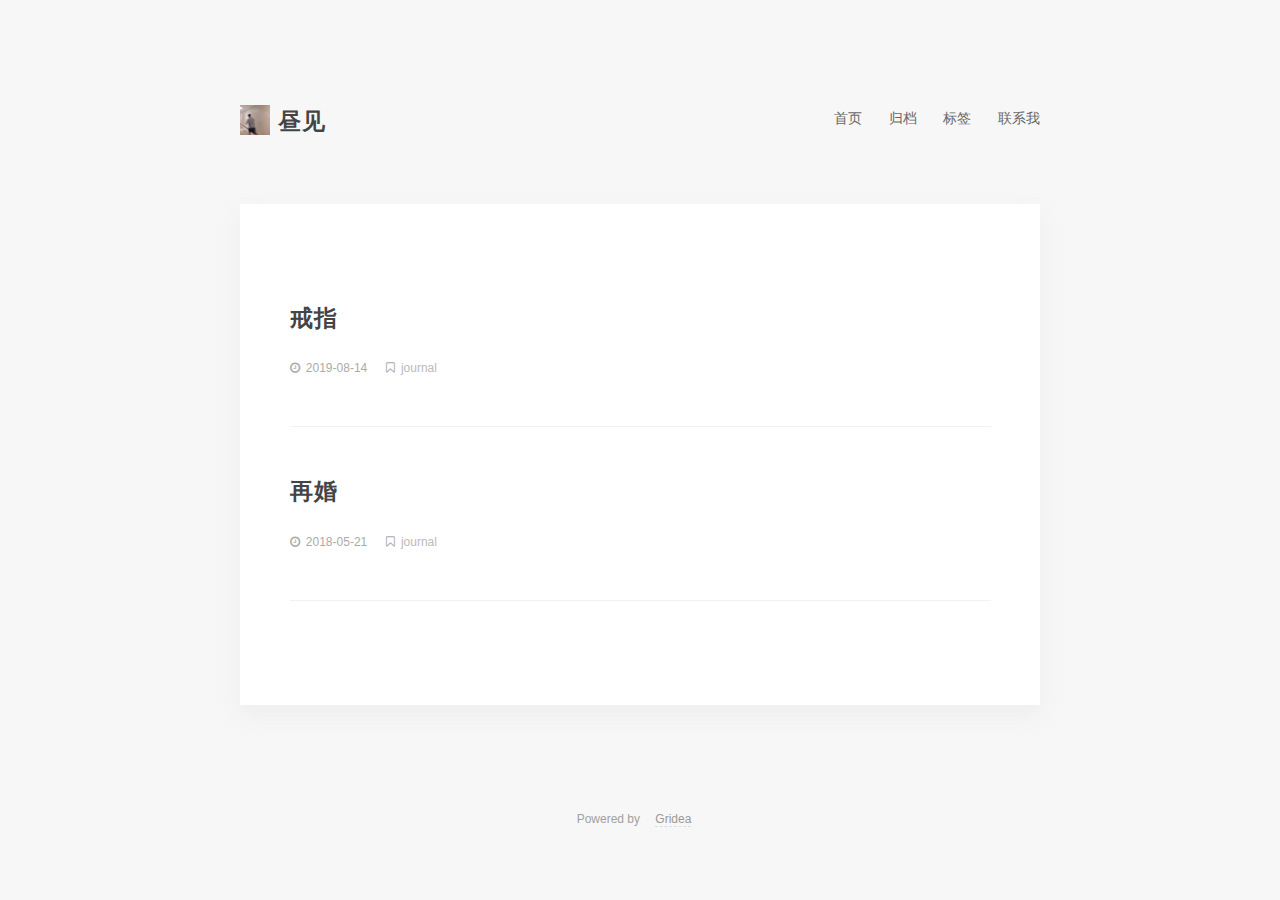
<file: index.html>
<html>
<head lang="zh">
        <meta content="width=device-width, initial-scale=1.0, maximum-scale=1.0, user-scalable=0" name="viewport"/>
        <meta content="yes" name="apple-mobile-web-app-capable"/>
        <meta content="black" name="apple-mobile-web-app-status-bar-style"/>
        <meta content="telephone=no" name="format-detection"/>
        <meta name="renderer" content="webkit">
    <title>昼见</title>
<link href="https://caribow.github.io//styles/main.css" type="text/css" rel="stylesheet"/>
<script type="text/javascript" src="https://caribow.github.io//media/scripts/jquery.js"></script>
<script type="text/javascript" src="https://caribow.github.io//media/scripts/basic.js"></script>
<script async src="//busuanzi.ibruce.info/busuanzi/2.3/busuanzi.pure.mini.js">
</script>

  </head>

  <body>
    <div class="header">
      <div class="logo_title">
		  
        <div class="title animated fadeInDown"><img src="https://caribow.github.io//images/avatar.png?v=1566030134881"/>

          <h1 title="昼见" class="weaklink"><a href="/">昼见</a>

          </h1>

          <div class="navbar weaklink">
            <div class="normal_nav">

<div class="bitcron_nav_container">


  <div class="bitcron_nav">
    <div class="mixed_site_nav_wrap site_nav_wrap">
		
      <ul class="mixed_site_nav site_nav sm sm-base">
 
  <li><a id="d2ef19af68cc211e98f8a0242ac110003" href="/" class="selected active current nav__item" >首页</a>

  </li>
 
  <li><a id="d2ef19af68cc211e98f8a0242ac110003" href="/archives" class="selected active current nav__item" >归档</a>

  </li>
 
  <li><a id="d2ef19af68cc211e98f8a0242ac110003" href="/tags" class="selected active current nav__item" >标签</a>

  </li>
 
  <li><a id="d2ef19af68cc211e98f8a0242ac110003" href="https://caribow.github.io//post/ni-ke-yi-zai-zhe-li-zhao-dao-wo/" class="selected active current nav__item" >联系我</a>

  </li>
 

      </ul>

      <div class="clear clear_nav_inline_end"></div>

    </div>

  </div>



  <div class="clear clear_nav_end"></div>

</div>

            </div>

            <div class="hamberger"><i class="fa fa-bars"></i>
<i class="fa fa-times"></i>

            </div>

          </div>

        </div>

      </div>

      <div class="hidden_nav animated fadeInDown">

<div class="bitcron_nav_container">


  <div class="bitcron_nav">
    <div class="mixed_site_nav_wrap site_nav_wrap">
      <ul class="mixed_site_nav site_nav sm sm-base">
		  
	
  <li><a id="d2ef19af68cc211e98f8a0242ac110003" href="/" class="selected active current nav__item" >首页</a>

  </li>


  <li><a id="d2ef19af68cc211e98f8a0242ac110003" href="/archives" class="selected active current nav__item" >归档</a>

  </li>


  <li><a id="d2ef19af68cc211e98f8a0242ac110003" href="/tags" class="selected active current nav__item" >标签</a>

  </li>


  <li><a id="d2ef19af68cc211e98f8a0242ac110003" href="https://caribow.github.io//post/ni-ke-yi-zai-zhe-li-zhao-dao-wo/" class="selected active current nav__item" >联系我</a>

  </li>





      </ul>

      <div class="clear clear_nav_inline_end"></div>

    </div>

  </div>



  <div class="clear clear_nav_end"></div>

</div>

      </div>

    </div>


    <div class="main">
      <div class="main-inner">

<div class="content">






  <div class="post_list" >

	
<div class="post">
  <div class="post_title weaklink">
    <h2><a href="https://caribow.github.io//post/jie-zhi" >戒指</a>
    </h2>
  </div>
  <div class="post_content markdown"><div class="p_part"><p></p></div></div>
  <div class="post_footer">
    <div class="info weaklink"><i class="fa fa-clock-o"></i>
<span class="date_info">2019-08-14</span>

<i class="fa fa-bookmark-o"></i>
	
<span class="tags_info weaklink">
	
	<a href="https://caribow.github.io//tag/hqFAt7R2_" class="tag">journal</a>



</span>


    </div>

  </div>

</div>
	

	
<div class="post">
  <div class="post_title weaklink">
    <h2><a href="https://caribow.github.io//post/zai-hun" >再婚</a>
    </h2>
  </div>
  <div class="post_content markdown"><div class="p_part"><p></p></div></div>
  <div class="post_footer">
    <div class="info weaklink"><i class="fa fa-clock-o"></i>
<span class="date_info">2018-05-21</span>

<i class="fa fa-bookmark-o"></i>
	
<span class="tags_info weaklink">
	
	<a href="https://caribow.github.io//tag/hqFAt7R2_" class="tag">journal</a>



</span>


    </div>

  </div>

</div>
	
	

<div class="paginator pager pagination" >
	
  <div class="paginator_container pagination_container">
	  
	    								
										
	  



    <div style="clear:both;height:0;"></div>


  </div>

</div>



  </div>
</div>



      </div>

    </div>

    <div class="footer">
<link href="https://caribow.github.io//styles/main.css" type="text/css" rel="stylesheet"/><div class="site_footer_wrap"><div class="site_footer">

      <div class="mysocials"><div class="my_socials">
		   
			   
    
			   
    
			   
    
			   
    
</div><link href="https://caribow.github.io//styles/main.css" type="text/css" rel="stylesheet"/>

      </div>

      <div class="copyright">Powered by <a href="https://github.com/getgridea/gridea" target="_blank">Gridea</a>
      </div>

</div></div>

    </div>


<style type="text/css">a.back_to_top {
    text-decoration: none;
    position: fixed;
    bottom: 40px;
    right: 30px;
    background: #f0f0f0;
    height: 40px;
    width: 40px;
    border-radius: 50%;
    line-height: 36px;
    font-size: 18px;
    text-align: center;
    transition-duration: .5s;
    transition-propety: background-color;
    display: none;
}

a.back_to_top span {
    color: #888;
}

a.back_to_top:hover {
    cursor: pointer;
    background: #dfdfdf;
}

a.back_to_top:hover span {
    color: #555;
}

@media print, screen and (max-width: 580px) {
    .back_to_top {
        display: none !important;
    }
}



</style><a id="back_to_top" href="#" class="back_to_top"><span>△</span>
</a>
<script type="text/javascript" src="https://caribow.github.io//media/scripts/jquery.js"></script>

<script>$(document).ready((function(_this) {
  return function() {
    var bt;
    bt = $('#back_to_top');
    if ($(document).width() > 480) {
      $(window).scroll(function() {
        var st;
        st = $(window).scrollTop();
        if (st > 30) {
          return bt.css('display', 'block');
        } else {
          return bt.css('display', 'none');
        }
      });
      return bt.click(function() {
        $('body,html').animate({
          scrollTop: 0
        }, 800);
        return false;
      });
    }
  };
})(this));
</script>

</body>

</html>
</file>
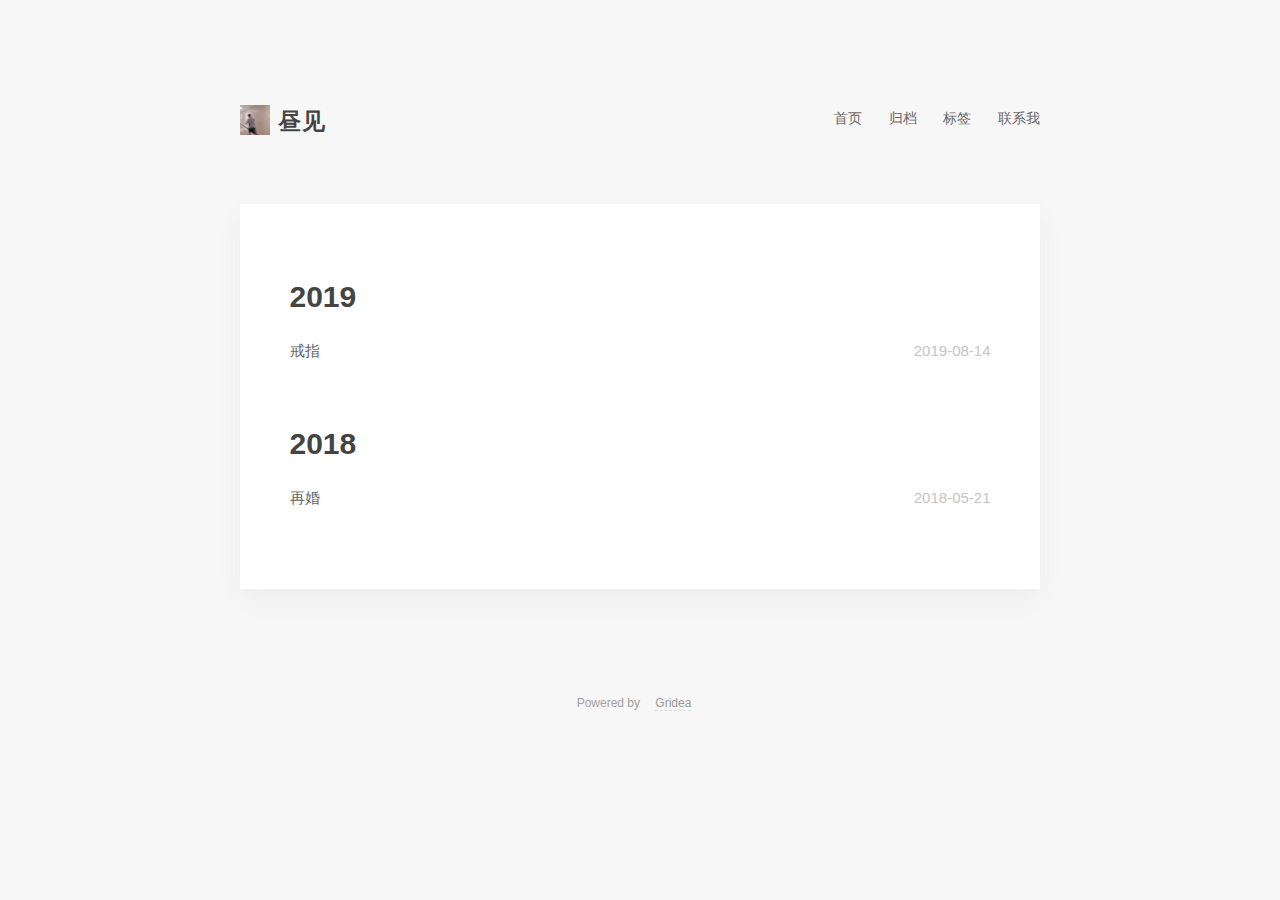
<file: archives/index.html>
<html>
  <head lang="zh">
         <meta content="width=device-width, initial-scale=1.0, maximum-scale=1.0, user-scalable=0" name="viewport"/>
        <meta content="yes" name="apple-mobile-web-app-capable"/>
        <meta content="black" name="apple-mobile-web-app-status-bar-style"/>
        <meta content="telephone=no" name="format-detection"/>
        <meta name="renderer" content="webkit">
    <title>昼见</title>
<link href="https://caribow.github.io//styles/main.css" type="text/css" rel="stylesheet"/>
<script type="text/javascript" src="https://caribow.github.io//media/scripts/jquery.js"></script>
<script type="text/javascript" src="https://caribow.github.io//media/scripts/basic.js"></script>
<script async src="//busuanzi.ibruce.info/busuanzi/2.3/busuanzi.pure.mini.js">
</script>

  </head>

  <body>
    <div class="header">
      <div class="logo_title">
		  
        <div class="title animated fadeInDown"><img src="https://caribow.github.io//images/avatar.png?v=1566030134881"/>

          <h1 title="昼见" class="weaklink"><a href="/">昼见</a>

          </h1>

          <div class="navbar weaklink">
            <div class="normal_nav">

<div class="bitcron_nav_container">


  <div class="bitcron_nav">
    <div class="mixed_site_nav_wrap site_nav_wrap">
		
      <ul class="mixed_site_nav site_nav sm sm-base">
 
  <li><a id="d2ef19af68cc211e98f8a0242ac110003" href="/" class="selected active current nav__item" >首页</a>

  </li>
 
  <li><a id="d2ef19af68cc211e98f8a0242ac110003" href="/archives" class="selected active current nav__item" >归档</a>

  </li>
 
  <li><a id="d2ef19af68cc211e98f8a0242ac110003" href="/tags" class="selected active current nav__item" >标签</a>

  </li>
 
  <li><a id="d2ef19af68cc211e98f8a0242ac110003" href="https://caribow.github.io//post/ni-ke-yi-zai-zhe-li-zhao-dao-wo/" class="selected active current nav__item" >联系我</a>

  </li>
 

      </ul>

      <div class="clear clear_nav_inline_end"></div>

    </div>

  </div>



  <div class="clear clear_nav_end"></div>

</div>

            </div>

            <div class="hamberger"><i class="fa fa-bars"></i>
<i class="fa fa-times"></i>

            </div>

          </div>

        </div>

      </div>

      <div class="hidden_nav animated fadeInDown">

<div class="bitcron_nav_container">


  <div class="bitcron_nav">
    <div class="mixed_site_nav_wrap site_nav_wrap">
      <ul class="mixed_site_nav site_nav sm sm-base">
		  
	
  <li><a id="d2ef19af68cc211e98f8a0242ac110003" href="/" class="selected active current nav__item" >首页</a>

  </li>


  <li><a id="d2ef19af68cc211e98f8a0242ac110003" href="/archives" class="selected active current nav__item" >归档</a>

  </li>


  <li><a id="d2ef19af68cc211e98f8a0242ac110003" href="/tags" class="selected active current nav__item" >标签</a>

  </li>


  <li><a id="d2ef19af68cc211e98f8a0242ac110003" href="https://caribow.github.io//post/ni-ke-yi-zai-zhe-li-zhao-dao-wo/" class="selected active current nav__item" >联系我</a>

  </li>





      </ul>

      <div class="clear clear_nav_inline_end"></div>

    </div>

  </div>



  <div class="clear clear_nav_end"></div>

</div>

      </div>

    </div>



    <div class="main">
      <div class="main-inner">


<div class="content">
	
	
  <div class="list_with_title">

    <div class="listing_title">2019</div>

	  
    <div class="listing">
      <div class="listing-item">
		  
                                
        <div class="listing_post"><a href="https://caribow.github.io//post/jie-zhi"  title="戒指" >戒指</a>

          <div class="post_date"><span class="date">2019-08-14</span>

          </div>

        </div>
 
                            
                                
                            
      </div>


		
		
		
    </div>


  </div>

  <div class="list_with_title">

    <div class="listing_title">2018</div>

	  
    <div class="listing">
      <div class="listing-item">
		  
                                
                            
                                
        <div class="listing_post"><a href="https://caribow.github.io//post/zai-hun"  title="再婚" >再婚</a>

          <div class="post_date"><span class="date">2018-05-21</span>

          </div>

        </div>
 
                            
      </div>


		
		
		
    </div>


  </div>

</div>



      </div>

    </div>
   <div class="footer">
<link href="https://caribow.github.io//styles/main.css" type="text/css" rel="stylesheet"/><div class="site_footer_wrap"><div class="site_footer">

      <div class="mysocials"><div class="my_socials">
		   
			   
    
			   
    
			   
    
			   
    
</div><link href="https://caribow.github.io//styles/main.css" type="text/css" rel="stylesheet"/>

      </div>

      <div class="copyright">Powered by <a href="https://github.com/getgridea/gridea" target="_blank">Gridea</a>
      </div>

</div></div>

    </div>


<style type="text/css">a.back_to_top {
    text-decoration: none;
    position: fixed;
    bottom: 40px;
    right: 30px;
    background: #f0f0f0;
    height: 40px;
    width: 40px;
    border-radius: 50%;
    line-height: 36px;
    font-size: 18px;
    text-align: center;
    transition-duration: .5s;
    transition-propety: background-color;
    display: none;
}

a.back_to_top span {
    color: #888;
}

a.back_to_top:hover {
    cursor: pointer;
    background: #dfdfdf;
}

a.back_to_top:hover span {
    color: #555;
}

@media print, screen and (max-width: 580px) {
    .back_to_top {
        display: none !important;
    }
}



</style><a id="back_to_top" href="#" class="back_to_top"><span>△</span>
</a>
<script type="text/javascript" src="https://caribow.github.io//media/scripts/jquery.js"></script>

<script>$(document).ready((function(_this) {
  return function() {
    var bt;
    bt = $('#back_to_top');
    if ($(document).width() > 480) {
      $(window).scroll(function() {
        var st;
        st = $(window).scrollTop();
        if (st > 30) {
          return bt.css('display', 'block');
        } else {
          return bt.css('display', 'none');
        }
      });
      return bt.click(function() {
        $('body,html').animate({
          scrollTop: 0
        }, 800);
        return false;
      });
    }
  };
})(this));
</script>

 
</body>

</html>
</file>
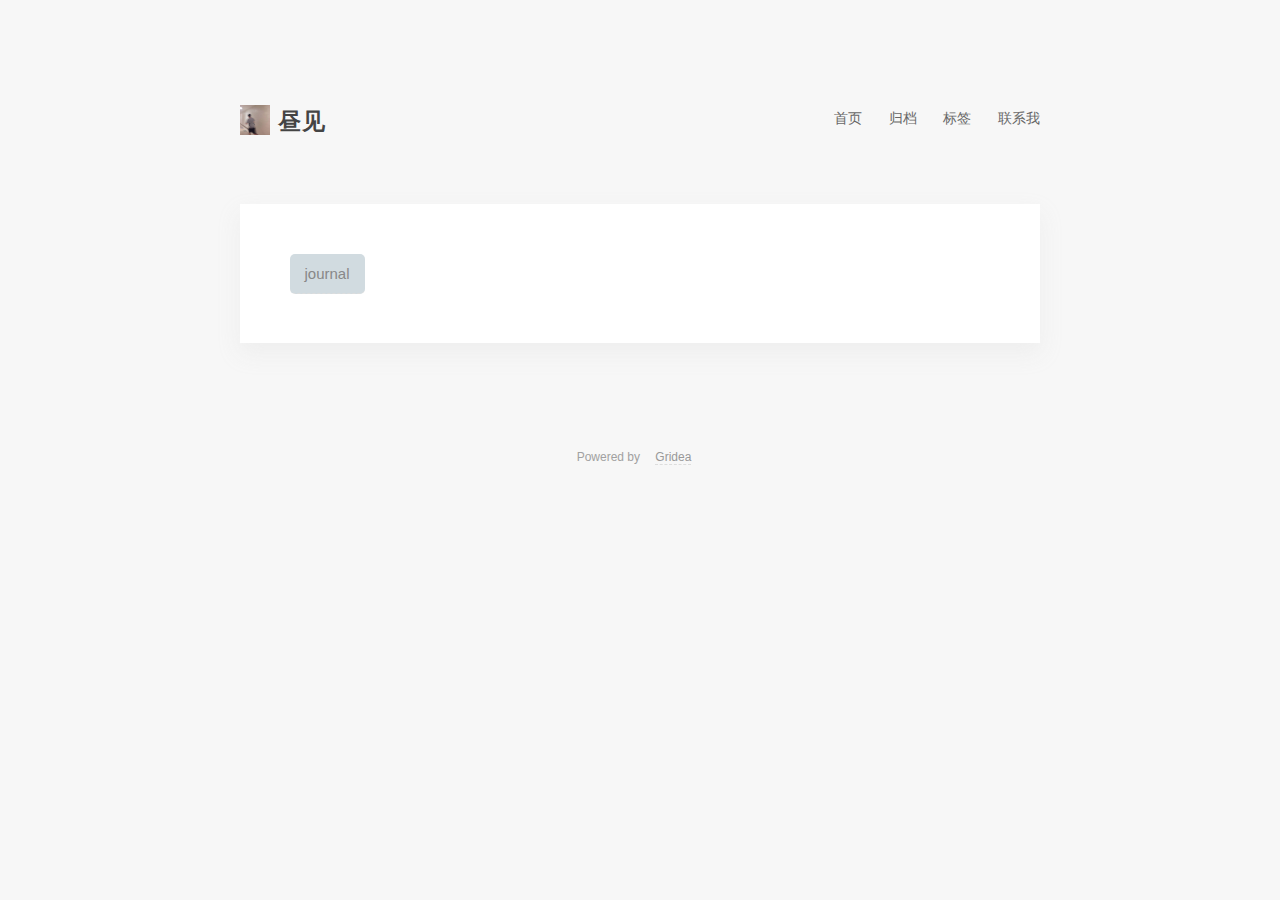
<file: tags/index.html>
<html>
  <head lang="zh">
       <meta content="width=device-width, initial-scale=1.0, maximum-scale=1.0, user-scalable=0" name="viewport"/>
        <meta content="yes" name="apple-mobile-web-app-capable"/>
        <meta content="black" name="apple-mobile-web-app-status-bar-style"/>
        <meta content="telephone=no" name="format-detection"/>
        <meta name="renderer" content="webkit">
    <title>昼见</title>
<link href="https://caribow.github.io//styles/main.css" type="text/css" rel="stylesheet"/>
<script type="text/javascript" src="https://caribow.github.io//media/scripts/jquery.js"></script>
<script type="text/javascript" src="https://caribow.github.io//media/scripts/basic.js"></script>
<script async src="//busuanzi.ibruce.info/busuanzi/2.3/busuanzi.pure.mini.js">
</script>


  </head>

  <body>
    <div class="header">
      <div class="logo_title">
		  
        <div class="title animated fadeInDown"><img src="https://caribow.github.io//images/avatar.png?v=1566030134881"/>

          <h1 title="昼见" class="weaklink"><a href="/">昼见</a>

          </h1>

          <div class="navbar weaklink">
            <div class="normal_nav">

<div class="bitcron_nav_container">


  <div class="bitcron_nav">
    <div class="mixed_site_nav_wrap site_nav_wrap">
		
      <ul class="mixed_site_nav site_nav sm sm-base">
 
  <li><a id="d2ef19af68cc211e98f8a0242ac110003" href="/" class="selected active current nav__item" >首页</a>

  </li>
 
  <li><a id="d2ef19af68cc211e98f8a0242ac110003" href="/archives" class="selected active current nav__item" >归档</a>

  </li>
 
  <li><a id="d2ef19af68cc211e98f8a0242ac110003" href="/tags" class="selected active current nav__item" >标签</a>

  </li>
 
  <li><a id="d2ef19af68cc211e98f8a0242ac110003" href="https://caribow.github.io//post/ni-ke-yi-zai-zhe-li-zhao-dao-wo/" class="selected active current nav__item" >联系我</a>

  </li>
 

      </ul>

      <div class="clear clear_nav_inline_end"></div>

    </div>

  </div>



  <div class="clear clear_nav_end"></div>

</div>

            </div>

            <div class="hamberger"><i class="fa fa-bars"></i>
<i class="fa fa-times"></i>

            </div>

          </div>

        </div>

      </div>

      <div class="hidden_nav animated fadeInDown">

<div class="bitcron_nav_container">


  <div class="bitcron_nav">
    <div class="mixed_site_nav_wrap site_nav_wrap">
      <ul class="mixed_site_nav site_nav sm sm-base">
		  
	
  <li><a id="d2ef19af68cc211e98f8a0242ac110003" href="/" class="selected active current nav__item" >首页</a>

  </li>


  <li><a id="d2ef19af68cc211e98f8a0242ac110003" href="/archives" class="selected active current nav__item" >归档</a>

  </li>


  <li><a id="d2ef19af68cc211e98f8a0242ac110003" href="/tags" class="selected active current nav__item" >标签</a>

  </li>


  <li><a id="d2ef19af68cc211e98f8a0242ac110003" href="https://caribow.github.io//post/ni-ke-yi-zai-zhe-li-zhao-dao-wo/" class="selected active current nav__item" >联系我</a>

  </li>





      </ul>

      <div class="clear clear_nav_inline_end"></div>

    </div>

  </div>



  <div class="clear clear_nav_end"></div>

</div>

      </div>

    </div>

    <div class="main">
      <div class="main-inner">


<div class="content">
  <div class="list_with_title">

 <div class="tags-container">
            <a class="tag" href="https://caribow.github.io//tag/hqFAt7R2_">journal</a>
          
 </div>
 




  </div>

</div>



      </div>

    </div>
   <div class="footer">
<link href="https://caribow.github.io//styles/main.css" type="text/css" rel="stylesheet"/><div class="site_footer_wrap"><div class="site_footer">

      <div class="mysocials"><div class="my_socials">
		   
			   
    
			   
    
			   
    
			   
    
</div><link href="https://caribow.github.io//styles/main.css" type="text/css" rel="stylesheet"/>

      </div>

      <div class="copyright">Powered by <a href="https://github.com/getgridea/gridea" target="_blank">Gridea</a>
      </div>

</div></div>

    </div>


<style type="text/css">a.back_to_top {
    text-decoration: none;
    position: fixed;
    bottom: 40px;
    right: 30px;
    background: #f0f0f0;
    height: 40px;
    width: 40px;
    border-radius: 50%;
    line-height: 36px;
    font-size: 18px;
    text-align: center;
    transition-duration: .5s;
    transition-propety: background-color;
    display: none;
}

a.back_to_top span {
    color: #888;
}

a.back_to_top:hover {
    cursor: pointer;
    background: #dfdfdf;
}

a.back_to_top:hover span {
    color: #555;
}

@media print, screen and (max-width: 580px) {
    .back_to_top {
        display: none !important;
    }
}



</style><a id="back_to_top" href="#" class="back_to_top"><span>△</span>
</a>
<script type="text/javascript" src="https://caribow.github.io//media/scripts/jquery.js"></script>

<script>$(document).ready((function(_this) {
  return function() {
    var bt;
    bt = $('#back_to_top');
    if ($(document).width() > 480) {
      $(window).scroll(function() {
        var st;
        st = $(window).scrollTop();
        if (st > 30) {
          return bt.css('display', 'block');
        } else {
          return bt.css('display', 'none');
        }
      });
      return bt.click(function() {
        $('body,html').animate({
          scrollTop: 0
        }, 800);
        return false;
      });
    }
  };
})(this));
</script>

 
</body>

</html>
</file>
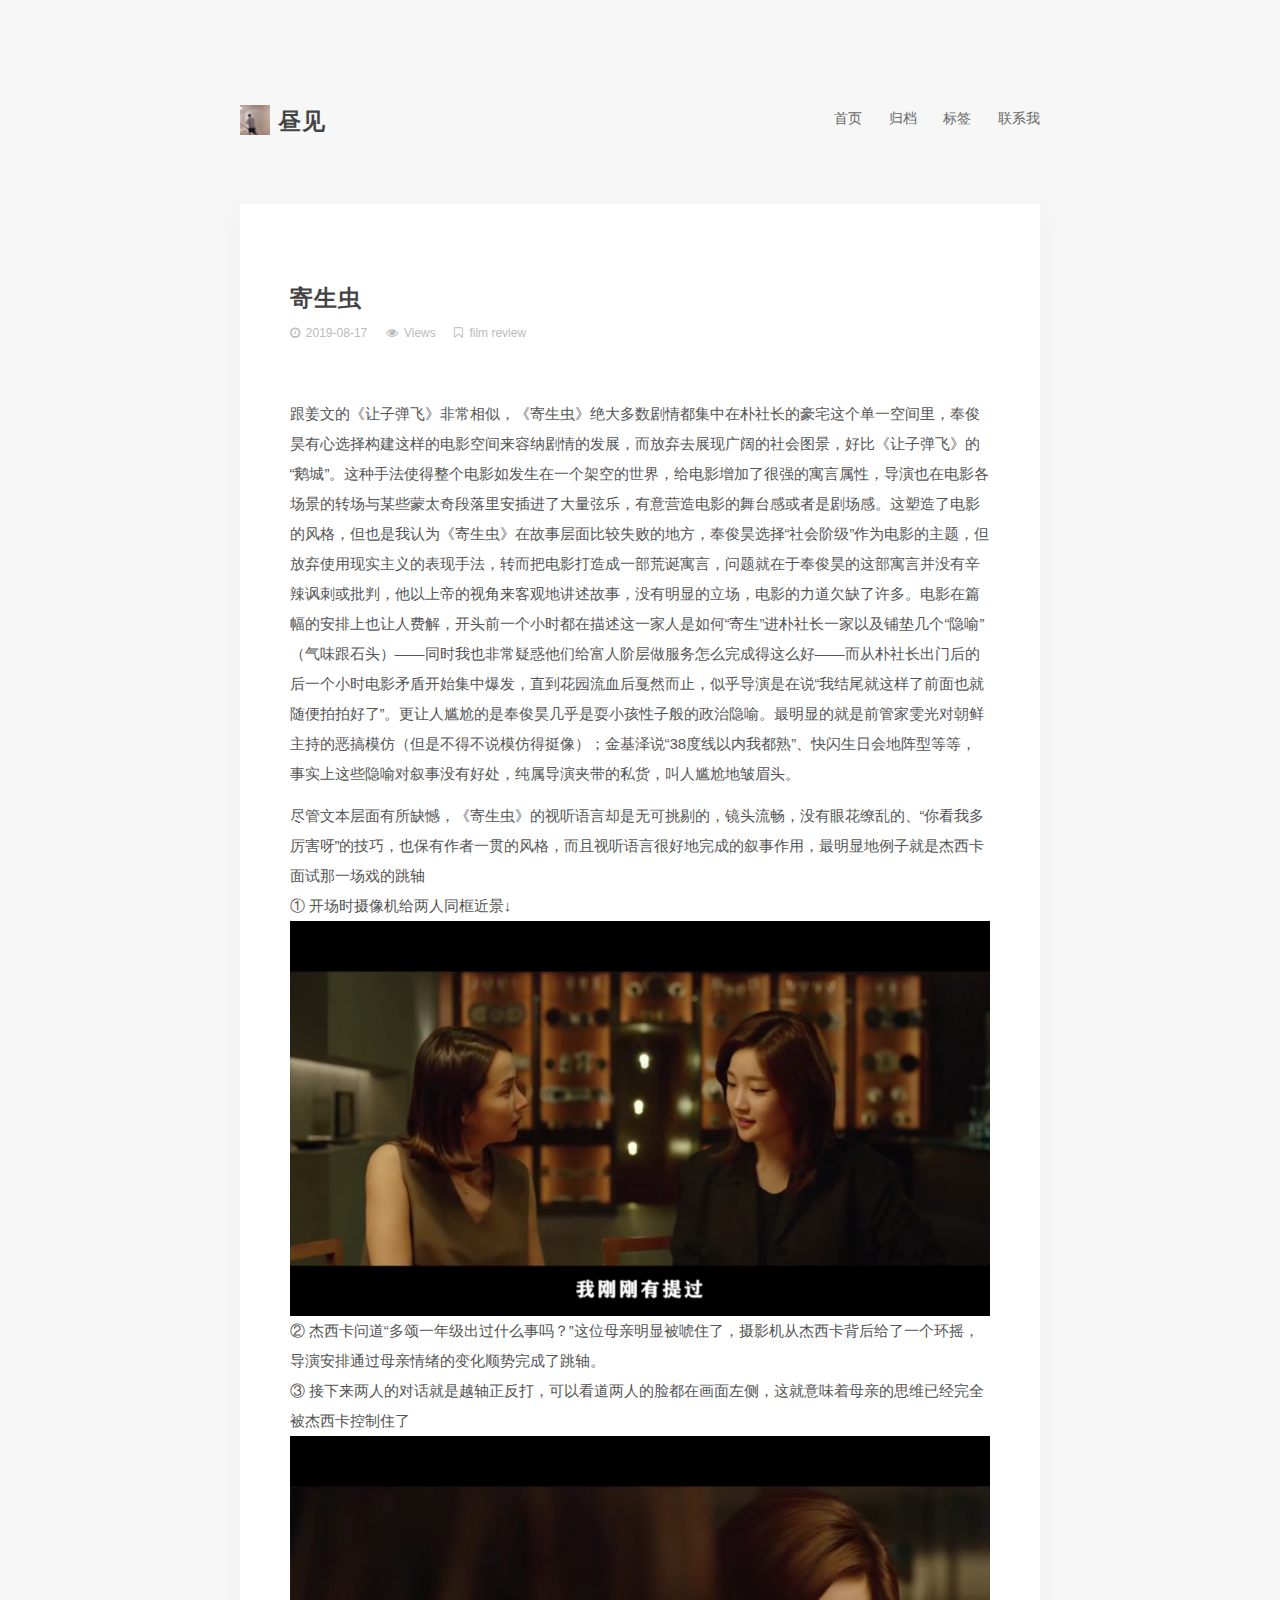
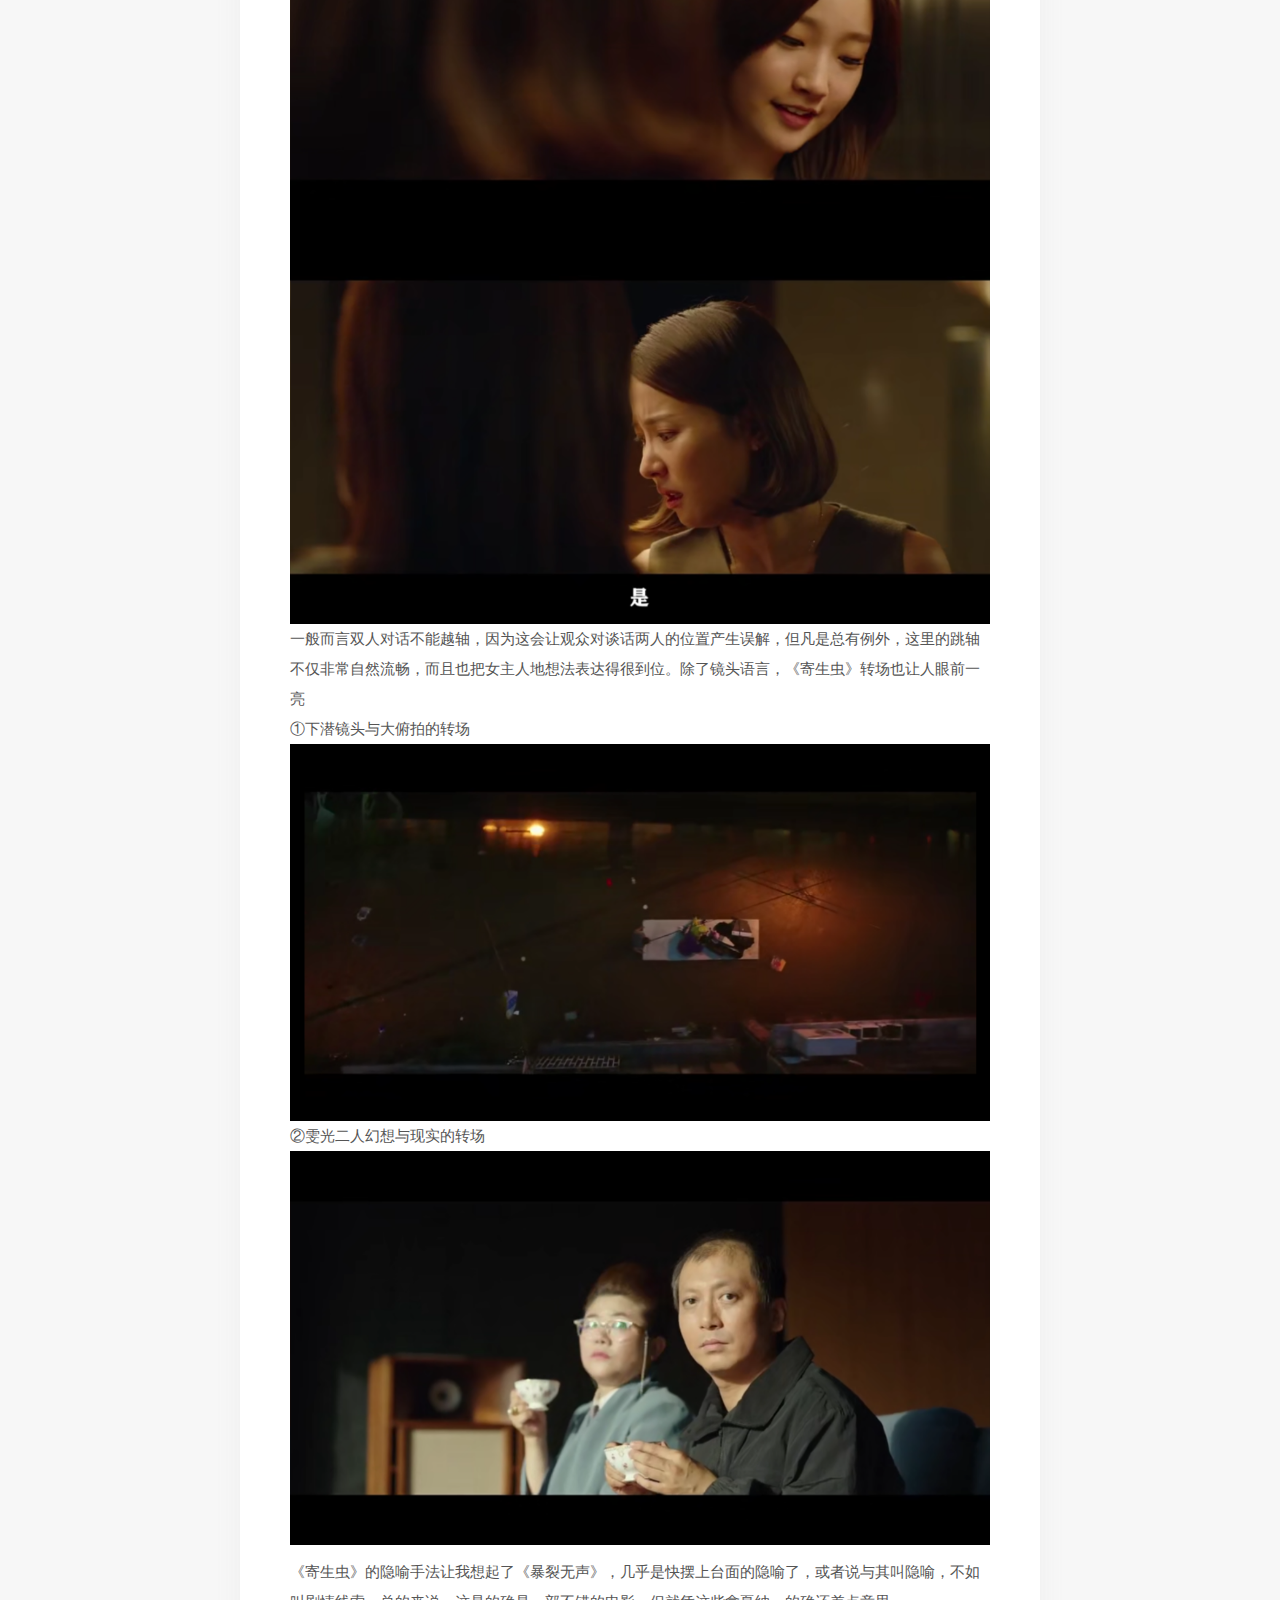
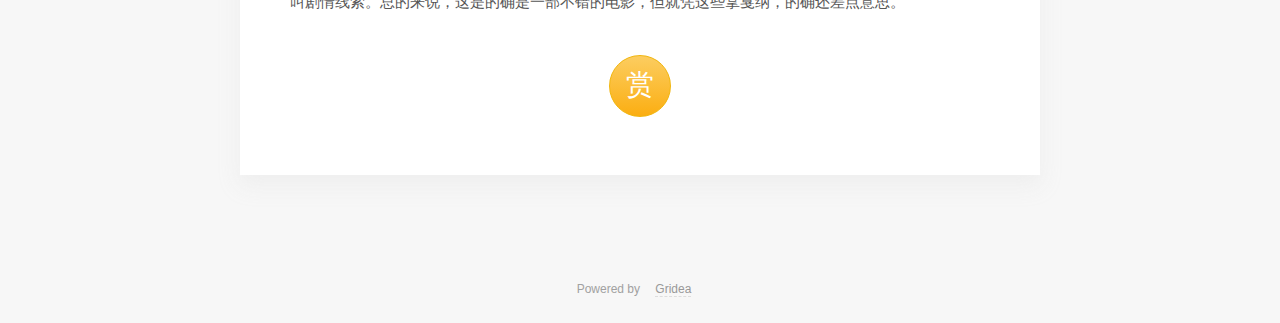
<file: post/ji-sheng-chong/index.html>
<html>
  <head lang="zh">
        <meta content="width=device-width, initial-scale=1.0, maximum-scale=1.0, user-scalable=0" name="viewport"/>
        <meta content="yes" name="apple-mobile-web-app-capable"/>
        <meta content="black" name="apple-mobile-web-app-status-bar-style"/>
        <meta content="telephone=no" name="format-detection"/>
        <meta name="renderer" content="webkit">
    <title>寄生虫 | 昼见</title>
<link href="https://caribow.github.io//styles/main.css" type="text/css" rel="stylesheet"/>
<script type="text/javascript" src="https://caribow.github.io//media/scripts/jquery.js"></script>
<script type="text/javascript" src="https://caribow.github.io//media/scripts/basic.js"></script>
<script async src="//busuanzi.ibruce.info/busuanzi/2.3/busuanzi.pure.mini.js">
</script>

  </head>

  <body>
     <div class="header">
      <div class="logo_title">
		  
        <div class="title animated fadeInDown"><img src="https://caribow.github.io//images/avatar.png?v=1566030134881"/>

          <h1 title="昼见" class="weaklink"><a href="/">昼见</a>

          </h1>

          <div class="navbar weaklink">
            <div class="normal_nav">

<div class="bitcron_nav_container">


  <div class="bitcron_nav">
    <div class="mixed_site_nav_wrap site_nav_wrap">
		
      <ul class="mixed_site_nav site_nav sm sm-base">
 
  <li><a id="d2ef19af68cc211e98f8a0242ac110003" href="/" class="selected active current nav__item" >首页</a>

  </li>
 
  <li><a id="d2ef19af68cc211e98f8a0242ac110003" href="/archives" class="selected active current nav__item" >归档</a>

  </li>
 
  <li><a id="d2ef19af68cc211e98f8a0242ac110003" href="/tags" class="selected active current nav__item" >标签</a>

  </li>
 
  <li><a id="d2ef19af68cc211e98f8a0242ac110003" href="https://caribow.github.io//post/ni-ke-yi-zai-zhe-li-zhao-dao-wo/" class="selected active current nav__item" >联系我</a>

  </li>
 

      </ul>

      <div class="clear clear_nav_inline_end"></div>

    </div>

  </div>



  <div class="clear clear_nav_end"></div>

</div>

            </div>

            <div class="hamberger"><i class="fa fa-bars"></i>
<i class="fa fa-times"></i>

            </div>

          </div>

        </div>

      </div>

      <div class="hidden_nav animated fadeInDown">

<div class="bitcron_nav_container">


  <div class="bitcron_nav">
    <div class="mixed_site_nav_wrap site_nav_wrap">
      <ul class="mixed_site_nav site_nav sm sm-base">
		  
	
  <li><a id="d2ef19af68cc211e98f8a0242ac110003" href="/" class="selected active current nav__item" >首页</a>

  </li>


  <li><a id="d2ef19af68cc211e98f8a0242ac110003" href="/archives" class="selected active current nav__item" >归档</a>

  </li>


  <li><a id="d2ef19af68cc211e98f8a0242ac110003" href="/tags" class="selected active current nav__item" >标签</a>

  </li>


  <li><a id="d2ef19af68cc211e98f8a0242ac110003" href="https://caribow.github.io//post/ni-ke-yi-zai-zhe-li-zhao-dao-wo/" class="selected active current nav__item" >联系我</a>

  </li>





      </ul>

      <div class="clear clear_nav_inline_end"></div>

    </div>

  </div>



  <div class="clear clear_nav_end"></div>

</div>

      </div>

    </div>


    <div class="main">
      <div class="main-inner">


<div class="content">






  <div class="post_page" >

<div class="post">
  <div class="post_title sm_margin">
    <h2><a>寄生虫</a>



    </h2>
  </div>

  <div class="post_details">
    <div class="info"><i class="fa fa-clock-o"></i>
<span class="date_info">2019-08-17</span>
<i class="fa fa-eye"></i>

<span class="date_info"><span id="busuanzi_value_page_pv"></span> Views</span>


<i class="fa fa-bookmark-o"></i>
<span class="tags_info weaklink">
	
	<a href="https://caribow.github.io//tag/wIbztQl2F" class="tag">film review</a>


</span>


    </div>

  </div>





  <div class="post_content markdown"><p class="md_block">
    <span class="md_line md_line_start md_line_end"><p>跟姜文的《让子弹飞》非常相似，《寄生虫》绝大多数剧情都集中在朴社长的豪宅这个单一空间里，奉俊昊有心选择构建这样的电影空间来容纳剧情的发展，而放弃去展现广阔的社会图景，好比《让子弹飞》的“鹅城”。这种手法使得整个电影如发生在一个架空的世界，给电影增加了很强的寓言属性，导演也在电影各场景的转场与某些蒙太奇段落里安插进了大量弦乐，有意营造电影的舞台感或者是剧场感。这塑造了电影的风格，但也是我认为《寄生虫》在故事层面比较失败的地方，奉俊昊选择“社会阶级”作为电影的主题，但放弃使用现实主义的表现手法，转而把电影打造成一部荒诞寓言，问题就在于奉俊昊的这部寓言并没有辛辣讽刺或批判，他以上帝的视角来客观地讲述故事，没有明显的立场，电影的力道欠缺了许多。电影在篇幅的安排上也让人费解，开头前一个小时都在描述这一家人是如何“寄生”进朴社长一家以及铺垫几个“隐喻”（气味跟石头）——同时我也非常疑惑他们给富人阶层做服务怎么完成得这么好——而从朴社长出门后的后一个小时电影矛盾开始集中爆发，直到花园流血后戛然而止，似乎导演是在说“我结尾就这样了前面也就随便拍拍好了”。更让人尴尬的是奉俊昊几乎是耍小孩性子般的政治隐喻。最明显的就是前管家雯光对朝鲜主持的恶搞模仿（但是不得不说模仿得挺像）；金基泽说“38度线以内我都熟”、快闪生日会地阵型等等，事实上这些隐喻对叙事没有好处，纯属导演夹带的私货，叫人尴尬地皱眉头。</p>
<p>尽管文本层面有所缺憾，《寄生虫》的视听语言却是无可挑剔的，镜头流畅，没有眼花缭乱的、“你看我多厉害呀”的技巧，也保有作者一贯的风格，而且视听语言很好地完成的叙事作用，最明显地例子就是杰西卡面试那一场戏的跳轴<br>
①	开场时摄像机给两人同框近景↓<br>
<img src="https://caribow.github.io//post-images/1566027542808.png" alt=""><br>
②	杰西卡问道“多颂一年级出过什么事吗？”这位母亲明显被唬住了，摄影机从杰西卡背后给了一个环摇，导演安排通过母亲情绪的变化顺势完成了跳轴。<br>
③	接下来两人的对话就是越轴正反打，可以看道两人的脸都在画面左侧，这就意味着母亲的思维已经完全被杰西卡控制住了<br>
<img src="https://caribow.github.io//post-images/1566027555961.png" alt=""><br>
<img src="https://caribow.github.io//post-images/1566027562143.png" alt=""><br>
一般而言双人对话不能越轴，因为这会让观众对谈话两人的位置产生误解，但凡是总有例外，这里的跳轴不仅非常自然流畅，而且也把女主人地想法表达得很到位。除了镜头语言，《寄生虫》转场也让人眼前一亮<br>
①下潜镜头与大俯拍的转场<br>
<img src="https://caribow.github.io//post-images/1566027584281.png" alt=""><br>
②雯光二人幻想与现实的转场<br>
<img src="https://caribow.github.io//post-images/1566027599204.png" alt=""></p>
<p>《寄生虫》的隐喻手法让我想起了《暴裂无声》，几乎是快摆上台面的隐喻了，或者说与其叫隐喻，不如叫剧情线索。总的来说，这是的确是一部不错的电影，但就凭这些拿戛纳，的确还差点意思。</p>
</p>

     <p class="md_block">
    <div class="reward"><div class="reward-button">赏 <span class="reward-code"> <span class="alipay-code"> <img class="alipay-img" src="https://caribow.github.io//media/images/alipay.png"><b>支付宝扫码打赏</b> </span> <span class="wechat-code"> <img class="wechat-img" src="https://caribow.github.io//media/images/wechat.png"><b>微信打赏</b> </span> </span></div></div>
</p> 
</div>

</div>



<link href="https://caribow.github.io//styles/main.css" type="text/css" rel="stylesheet"/>

<div class="doc_comments">

</div>



  </div>
</div>

<div id="vcomments"></div>
    <script>
        new Valine({
            el: '#vcomments',
            appId: '<oPNrIVC7BpIrSkEu3LhBtJNp-MdYXbMMI>',
            appKey: '<ReHva93EcemeUp0pgeuwBKOv>'
        })
    </script>

      </div>




    </div>

   <div class="footer">
<link href="https://caribow.github.io//styles/main.css" type="text/css" rel="stylesheet"/><div class="site_footer_wrap"><div class="site_footer">

      <div class="mysocials"><div class="my_socials">
		   
			   
    
			   
    
			   
    
			   
    
</div><link href="https://caribow.github.io//styles/main.css" type="text/css" rel="stylesheet"/>

      </div>

      <div class="copyright">Powered by <a href="https://github.com/getgridea/gridea" target="_blank">Gridea</a>
      </div>

</div></div>

    </div>


<style type="text/css">a.back_to_top {
    text-decoration: none;
    position: fixed;
    bottom: 40px;
    right: 30px;
    background: #f0f0f0;
    height: 40px;
    width: 40px;
    border-radius: 50%;
    line-height: 36px;
    font-size: 18px;
    text-align: center;
    transition-duration: .5s;
    transition-propety: background-color;
    display: none;
}

a.back_to_top span {
    color: #888;
}

a.back_to_top:hover {
    cursor: pointer;
    background: #dfdfdf;
}

a.back_to_top:hover span {
    color: #555;
}

@media print, screen and (max-width: 580px) {
    .back_to_top {
        display: none !important;
    }
}



</style><a id="back_to_top" href="#" class="back_to_top"><span>△</span>
</a>
<script type="text/javascript" src="https://caribow.github.io//media/scripts/jquery.js"></script>

<script>$(document).ready((function(_this) {
  return function() {
    var bt;
    bt = $('#back_to_top');
    if ($(document).width() > 480) {
      $(window).scroll(function() {
        var st;
        st = $(window).scrollTop();
        if (st > 30) {
          return bt.css('display', 'block');
        } else {
          return bt.css('display', 'none');
        }
      });
      return bt.click(function() {
        $('body,html').animate({
          scrollTop: 0
        }, 800);
        return false;
      });
    }
  };
})(this));
</script>

</body>

</html>
</file>
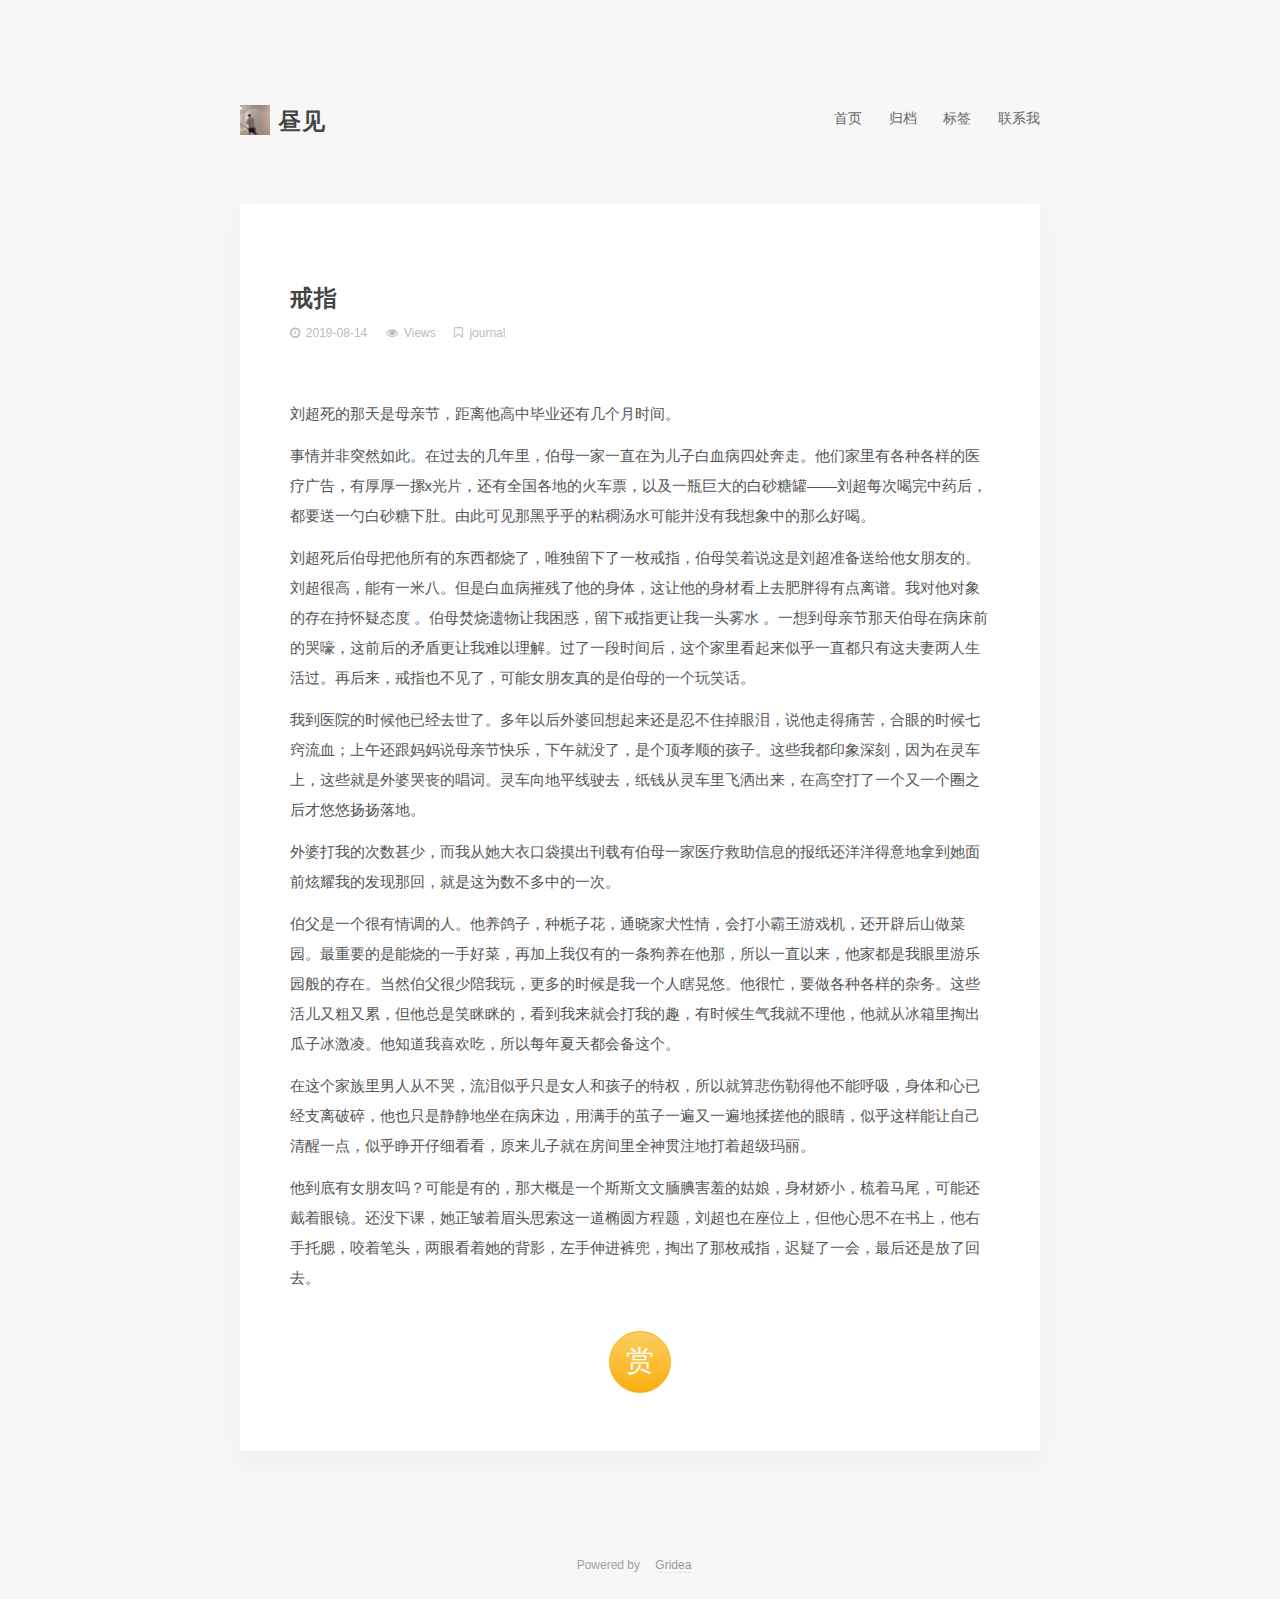
<file: post/jie-zhi/index.html>
<html>
  <head lang="zh">
        <meta content="width=device-width, initial-scale=1.0, maximum-scale=1.0, user-scalable=0" name="viewport"/>
        <meta content="yes" name="apple-mobile-web-app-capable"/>
        <meta content="black" name="apple-mobile-web-app-status-bar-style"/>
        <meta content="telephone=no" name="format-detection"/>
        <meta name="renderer" content="webkit">
    <title>戒指 | 昼见</title>
<link href="https://caribow.github.io//styles/main.css" type="text/css" rel="stylesheet"/>
<script type="text/javascript" src="https://caribow.github.io//media/scripts/jquery.js"></script>
<script type="text/javascript" src="https://caribow.github.io//media/scripts/basic.js"></script>
<script async src="//busuanzi.ibruce.info/busuanzi/2.3/busuanzi.pure.mini.js">
</script>

  </head>

  <body>
     <div class="header">
      <div class="logo_title">
		  
        <div class="title animated fadeInDown"><img src="https://caribow.github.io//images/avatar.png?v=1566030134881"/>

          <h1 title="昼见" class="weaklink"><a href="/">昼见</a>

          </h1>

          <div class="navbar weaklink">
            <div class="normal_nav">

<div class="bitcron_nav_container">


  <div class="bitcron_nav">
    <div class="mixed_site_nav_wrap site_nav_wrap">
		
      <ul class="mixed_site_nav site_nav sm sm-base">
 
  <li><a id="d2ef19af68cc211e98f8a0242ac110003" href="/" class="selected active current nav__item" >首页</a>

  </li>
 
  <li><a id="d2ef19af68cc211e98f8a0242ac110003" href="/archives" class="selected active current nav__item" >归档</a>

  </li>
 
  <li><a id="d2ef19af68cc211e98f8a0242ac110003" href="/tags" class="selected active current nav__item" >标签</a>

  </li>
 
  <li><a id="d2ef19af68cc211e98f8a0242ac110003" href="https://caribow.github.io//post/ni-ke-yi-zai-zhe-li-zhao-dao-wo/" class="selected active current nav__item" >联系我</a>

  </li>
 

      </ul>

      <div class="clear clear_nav_inline_end"></div>

    </div>

  </div>



  <div class="clear clear_nav_end"></div>

</div>

            </div>

            <div class="hamberger"><i class="fa fa-bars"></i>
<i class="fa fa-times"></i>

            </div>

          </div>

        </div>

      </div>

      <div class="hidden_nav animated fadeInDown">

<div class="bitcron_nav_container">


  <div class="bitcron_nav">
    <div class="mixed_site_nav_wrap site_nav_wrap">
      <ul class="mixed_site_nav site_nav sm sm-base">
		  
	
  <li><a id="d2ef19af68cc211e98f8a0242ac110003" href="/" class="selected active current nav__item" >首页</a>

  </li>


  <li><a id="d2ef19af68cc211e98f8a0242ac110003" href="/archives" class="selected active current nav__item" >归档</a>

  </li>


  <li><a id="d2ef19af68cc211e98f8a0242ac110003" href="/tags" class="selected active current nav__item" >标签</a>

  </li>


  <li><a id="d2ef19af68cc211e98f8a0242ac110003" href="https://caribow.github.io//post/ni-ke-yi-zai-zhe-li-zhao-dao-wo/" class="selected active current nav__item" >联系我</a>

  </li>





      </ul>

      <div class="clear clear_nav_inline_end"></div>

    </div>

  </div>



  <div class="clear clear_nav_end"></div>

</div>

      </div>

    </div>


    <div class="main">
      <div class="main-inner">


<div class="content">






  <div class="post_page" >

<div class="post">
  <div class="post_title sm_margin">
    <h2><a>戒指</a>



    </h2>
  </div>

  <div class="post_details">
    <div class="info"><i class="fa fa-clock-o"></i>
<span class="date_info">2019-08-14</span>
<i class="fa fa-eye"></i>

<span class="date_info"><span id="busuanzi_value_page_pv"></span> Views</span>


<i class="fa fa-bookmark-o"></i>
<span class="tags_info weaklink">
	
	<a href="https://caribow.github.io//tag/hqFAt7R2_" class="tag">journal</a>


</span>


    </div>

  </div>





  <div class="post_content markdown"><p class="md_block">
    <span class="md_line md_line_start md_line_end"><p>刘超死的那天是母亲节，距离他高中毕业还有几个月时间。</p>
<p>事情并非突然如此。在过去的几年里，伯母一家一直在为儿子白血病四处奔走。他们家里有各种各样的医疗广告，有厚厚一摞x光片，还有全国各地的火车票，以及一瓶巨大的白砂糖罐——刘超每次喝完中药后，都要送一勺白砂糖下肚。由此可见那黑乎乎的粘稠汤水可能并没有我想象中的那么好喝。</p>
<p>刘超死后伯母把他所有的东西都烧了，唯独留下了一枚戒指，伯母笑着说这是刘超准备送给他女朋友的。刘超很高，能有一米八。但是白血病摧残了他的身体，这让他的身材看上去肥胖得有点离谱。我对他对象的存在持怀疑态度 。伯母焚烧遗物让我困惑，留下戒指更让我一头雾水 。一想到母亲节那天伯母在病床前的哭嚎，这前后的矛盾更让我难以理解。过了一段时间后，这个家里看起来似乎一直都只有这夫妻两人生活过。再后来，戒指也不见了，可能女朋友真的是伯母的一个玩笑话。</p>
<p>我到医院的时候他已经去世了。多年以后外婆回想起来还是忍不住掉眼泪，说他走得痛苦，合眼的时候七窍流血；上午还跟妈妈说母亲节快乐，下午就没了，是个顶孝顺的孩子。这些我都印象深刻，因为在灵车上，这些就是外婆哭丧的唱词。灵车向地平线驶去，纸钱从灵车里飞洒出来，在高空打了一个又一个圈之后才悠悠扬扬落地。</p>
<p>外婆打我的次数甚少，而我从她大衣口袋摸出刊载有伯母一家医疗救助信息的报纸还洋洋得意地拿到她面前炫耀我的发现那回，就是这为数不多中的一次。</p>
<p>伯父是一个很有情调的人。他养鸽子，种栀子花，通晓家犬性情，会打小霸王游戏机，还开辟后山做菜园。最重要的是能烧的一手好菜，再加上我仅有的一条狗养在他那，所以一直以来，他家都是我眼里游乐园般的存在。当然伯父很少陪我玩，更多的时候是我一个人瞎晃悠。他很忙，要做各种各样的杂务。这些活儿又粗又累，但他总是笑眯眯的，看到我来就会打我的趣，有时候生气我就不理他，他就从冰箱里掏出瓜子冰激凌。他知道我喜欢吃，所以每年夏天都会备这个。</p>
<p>在这个家族里男人从不哭，流泪似乎只是女人和孩子的特权，所以就算悲伤勒得他不能呼吸，身体和心已经支离破碎，他也只是静静地坐在病床边，用满手的茧子一遍又一遍地揉搓他的眼睛，似乎这样能让自己清醒一点，似乎睁开仔细看看，原来儿子就在房间里全神贯注地打着超级玛丽。</p>
<p>他到底有女朋友吗？可能是有的，那大概是一个斯斯文文腼腆害羞的姑娘，身材娇小，梳着马尾，可能还戴着眼镜。还没下课，她正皱着眉头思索这一道椭圆方程题，刘超也在座位上，但他心思不在书上，他右手托腮，咬着笔头，两眼看着她的背影，左手伸进裤兜，掏出了那枚戒指，迟疑了一会，最后还是放了回去。</p>
</p>

     <p class="md_block">
    <div class="reward"><div class="reward-button">赏 <span class="reward-code"> <span class="alipay-code"> <img class="alipay-img" src="https://caribow.github.io//media/images/alipay.png"><b>支付宝扫码打赏</b> </span> <span class="wechat-code"> <img class="wechat-img" src="https://caribow.github.io//media/images/wechat.png"><b>微信打赏</b> </span> </span></div></div>
</p> 
</div>

</div>



<link href="https://caribow.github.io//styles/main.css" type="text/css" rel="stylesheet"/>

<div class="doc_comments">

</div>



  </div>
</div>

<div id="vcomments"></div>
    <script>
        new Valine({
            el: '#vcomments',
            appId: '<oPNrIVC7BpIrSkEu3LhBtJNp-MdYXbMMI>',
            appKey: '<ReHva93EcemeUp0pgeuwBKOv>'
        })
    </script>

      </div>




    </div>

   <div class="footer">
<link href="https://caribow.github.io//styles/main.css" type="text/css" rel="stylesheet"/><div class="site_footer_wrap"><div class="site_footer">

      <div class="mysocials"><div class="my_socials">
		   
			   
    
			   
    
			   
    
			   
    
</div><link href="https://caribow.github.io//styles/main.css" type="text/css" rel="stylesheet"/>

      </div>

      <div class="copyright">Powered by <a href="https://github.com/getgridea/gridea" target="_blank">Gridea</a>
      </div>

</div></div>

    </div>


<style type="text/css">a.back_to_top {
    text-decoration: none;
    position: fixed;
    bottom: 40px;
    right: 30px;
    background: #f0f0f0;
    height: 40px;
    width: 40px;
    border-radius: 50%;
    line-height: 36px;
    font-size: 18px;
    text-align: center;
    transition-duration: .5s;
    transition-propety: background-color;
    display: none;
}

a.back_to_top span {
    color: #888;
}

a.back_to_top:hover {
    cursor: pointer;
    background: #dfdfdf;
}

a.back_to_top:hover span {
    color: #555;
}

@media print, screen and (max-width: 580px) {
    .back_to_top {
        display: none !important;
    }
}



</style><a id="back_to_top" href="#" class="back_to_top"><span>△</span>
</a>
<script type="text/javascript" src="https://caribow.github.io//media/scripts/jquery.js"></script>

<script>$(document).ready((function(_this) {
  return function() {
    var bt;
    bt = $('#back_to_top');
    if ($(document).width() > 480) {
      $(window).scroll(function() {
        var st;
        st = $(window).scrollTop();
        if (st > 30) {
          return bt.css('display', 'block');
        } else {
          return bt.css('display', 'none');
        }
      });
      return bt.click(function() {
        $('body,html').animate({
          scrollTop: 0
        }, 800);
        return false;
      });
    }
  };
})(this));
</script>

</body>

</html>
</file>
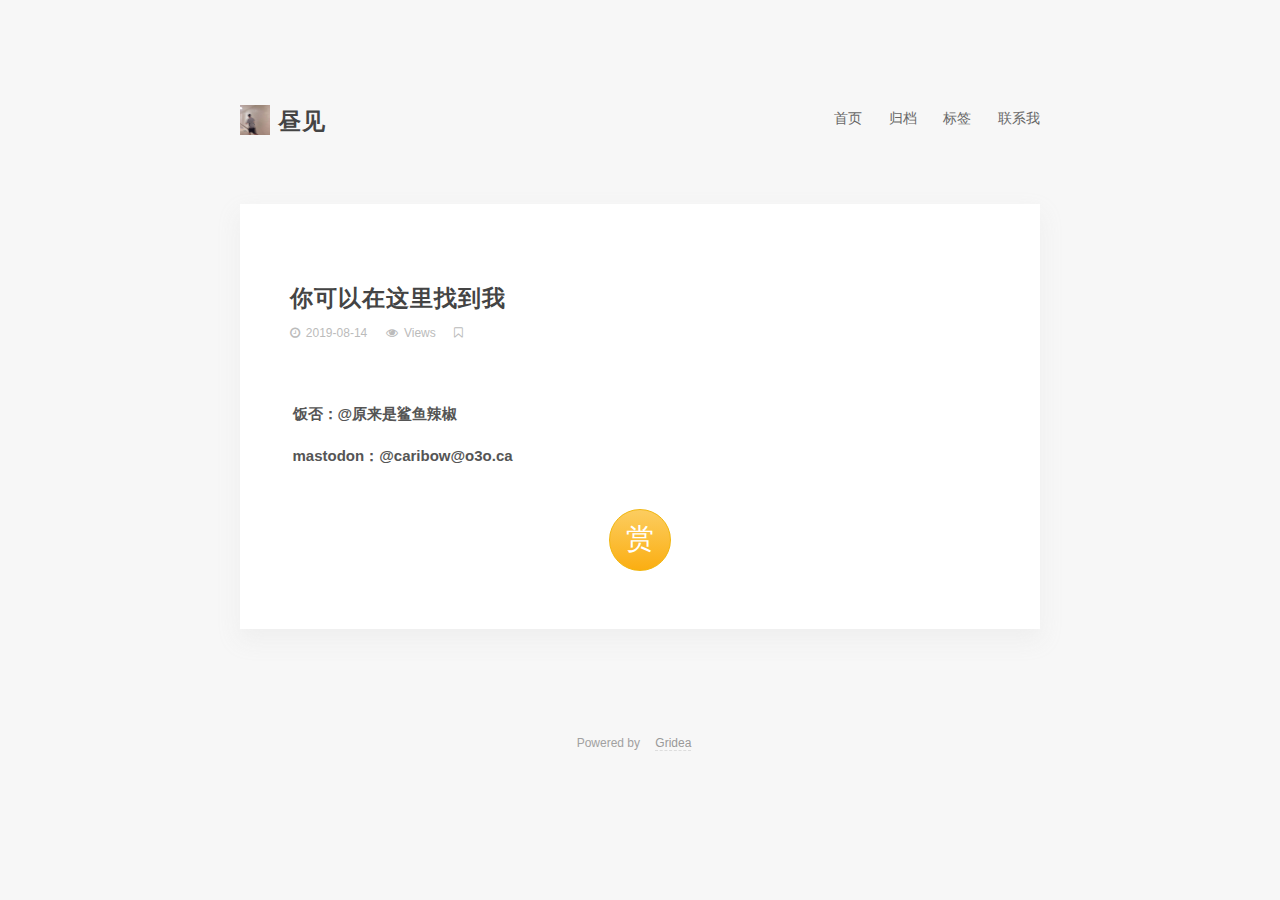
<file: post/ni-ke-yi-zai-zhe-li-zhao-dao-wo/index.html>
<html>
  <head lang="zh">
        <meta content="width=device-width, initial-scale=1.0, maximum-scale=1.0, user-scalable=0" name="viewport"/>
        <meta content="yes" name="apple-mobile-web-app-capable"/>
        <meta content="black" name="apple-mobile-web-app-status-bar-style"/>
        <meta content="telephone=no" name="format-detection"/>
        <meta name="renderer" content="webkit">
    <title>你可以在这里找到我 | 昼见</title>
<link href="https://caribow.github.io//styles/main.css" type="text/css" rel="stylesheet"/>
<script type="text/javascript" src="https://caribow.github.io//media/scripts/jquery.js"></script>
<script type="text/javascript" src="https://caribow.github.io//media/scripts/basic.js"></script>
<script async src="//busuanzi.ibruce.info/busuanzi/2.3/busuanzi.pure.mini.js">
</script>

  </head>

  <body>
     <div class="header">
      <div class="logo_title">
		  
        <div class="title animated fadeInDown"><img src="https://caribow.github.io//images/avatar.png?v=1566030134881"/>

          <h1 title="昼见" class="weaklink"><a href="/">昼见</a>

          </h1>

          <div class="navbar weaklink">
            <div class="normal_nav">

<div class="bitcron_nav_container">


  <div class="bitcron_nav">
    <div class="mixed_site_nav_wrap site_nav_wrap">
		
      <ul class="mixed_site_nav site_nav sm sm-base">
 
  <li><a id="d2ef19af68cc211e98f8a0242ac110003" href="/" class="selected active current nav__item" >首页</a>

  </li>
 
  <li><a id="d2ef19af68cc211e98f8a0242ac110003" href="/archives" class="selected active current nav__item" >归档</a>

  </li>
 
  <li><a id="d2ef19af68cc211e98f8a0242ac110003" href="/tags" class="selected active current nav__item" >标签</a>

  </li>
 
  <li><a id="d2ef19af68cc211e98f8a0242ac110003" href="https://caribow.github.io//post/ni-ke-yi-zai-zhe-li-zhao-dao-wo/" class="selected active current nav__item" >联系我</a>

  </li>
 

      </ul>

      <div class="clear clear_nav_inline_end"></div>

    </div>

  </div>



  <div class="clear clear_nav_end"></div>

</div>

            </div>

            <div class="hamberger"><i class="fa fa-bars"></i>
<i class="fa fa-times"></i>

            </div>

          </div>

        </div>

      </div>

      <div class="hidden_nav animated fadeInDown">

<div class="bitcron_nav_container">


  <div class="bitcron_nav">
    <div class="mixed_site_nav_wrap site_nav_wrap">
      <ul class="mixed_site_nav site_nav sm sm-base">
		  
	
  <li><a id="d2ef19af68cc211e98f8a0242ac110003" href="/" class="selected active current nav__item" >首页</a>

  </li>


  <li><a id="d2ef19af68cc211e98f8a0242ac110003" href="/archives" class="selected active current nav__item" >归档</a>

  </li>


  <li><a id="d2ef19af68cc211e98f8a0242ac110003" href="/tags" class="selected active current nav__item" >标签</a>

  </li>


  <li><a id="d2ef19af68cc211e98f8a0242ac110003" href="https://caribow.github.io//post/ni-ke-yi-zai-zhe-li-zhao-dao-wo/" class="selected active current nav__item" >联系我</a>

  </li>





      </ul>

      <div class="clear clear_nav_inline_end"></div>

    </div>

  </div>



  <div class="clear clear_nav_end"></div>

</div>

      </div>

    </div>


    <div class="main">
      <div class="main-inner">


<div class="content">






  <div class="post_page" >

<div class="post">
  <div class="post_title sm_margin">
    <h2><a>你可以在这里找到我</a>



    </h2>
  </div>

  <div class="post_details">
    <div class="info"><i class="fa fa-clock-o"></i>
<span class="date_info">2019-08-14</span>
<i class="fa fa-eye"></i>

<span class="date_info"><span id="busuanzi_value_page_pv"></span> Views</span>


<i class="fa fa-bookmark-o"></i>
<span class="tags_info weaklink">
	

</span>


    </div>

  </div>





  <div class="post_content markdown"><p class="md_block">
    <span class="md_line md_line_start md_line_end"><p><strong>饭否：@原来是鲨鱼辣椒</strong></p>
<p><strong>mastodon：@caribow@o3o.ca</strong></p>
</p>

     <p class="md_block">
    <div class="reward"><div class="reward-button">赏 <span class="reward-code"> <span class="alipay-code"> <img class="alipay-img" src="https://caribow.github.io//media/images/alipay.png"><b>支付宝扫码打赏</b> </span> <span class="wechat-code"> <img class="wechat-img" src="https://caribow.github.io//media/images/wechat.png"><b>微信打赏</b> </span> </span></div></div>
</p> 
</div>

</div>



<link href="https://caribow.github.io//styles/main.css" type="text/css" rel="stylesheet"/>

<div class="doc_comments">

</div>



  </div>
</div>

<div id="vcomments"></div>
    <script>
        new Valine({
            el: '#vcomments',
            appId: '<oPNrIVC7BpIrSkEu3LhBtJNp-MdYXbMMI>',
            appKey: '<ReHva93EcemeUp0pgeuwBKOv>'
        })
    </script>

      </div>




    </div>

   <div class="footer">
<link href="https://caribow.github.io//styles/main.css" type="text/css" rel="stylesheet"/><div class="site_footer_wrap"><div class="site_footer">

      <div class="mysocials"><div class="my_socials">
		   
			   
    
			   
    
			   
    
			   
    
</div><link href="https://caribow.github.io//styles/main.css" type="text/css" rel="stylesheet"/>

      </div>

      <div class="copyright">Powered by <a href="https://github.com/getgridea/gridea" target="_blank">Gridea</a>
      </div>

</div></div>

    </div>


<style type="text/css">a.back_to_top {
    text-decoration: none;
    position: fixed;
    bottom: 40px;
    right: 30px;
    background: #f0f0f0;
    height: 40px;
    width: 40px;
    border-radius: 50%;
    line-height: 36px;
    font-size: 18px;
    text-align: center;
    transition-duration: .5s;
    transition-propety: background-color;
    display: none;
}

a.back_to_top span {
    color: #888;
}

a.back_to_top:hover {
    cursor: pointer;
    background: #dfdfdf;
}

a.back_to_top:hover span {
    color: #555;
}

@media print, screen and (max-width: 580px) {
    .back_to_top {
        display: none !important;
    }
}



</style><a id="back_to_top" href="#" class="back_to_top"><span>△</span>
</a>
<script type="text/javascript" src="https://caribow.github.io//media/scripts/jquery.js"></script>

<script>$(document).ready((function(_this) {
  return function() {
    var bt;
    bt = $('#back_to_top');
    if ($(document).width() > 480) {
      $(window).scroll(function() {
        var st;
        st = $(window).scrollTop();
        if (st > 30) {
          return bt.css('display', 'block');
        } else {
          return bt.css('display', 'none');
        }
      });
      return bt.click(function() {
        $('body,html').animate({
          scrollTop: 0
        }, 800);
        return false;
      });
    }
  };
})(this));
</script>

</body>

</html>
</file>
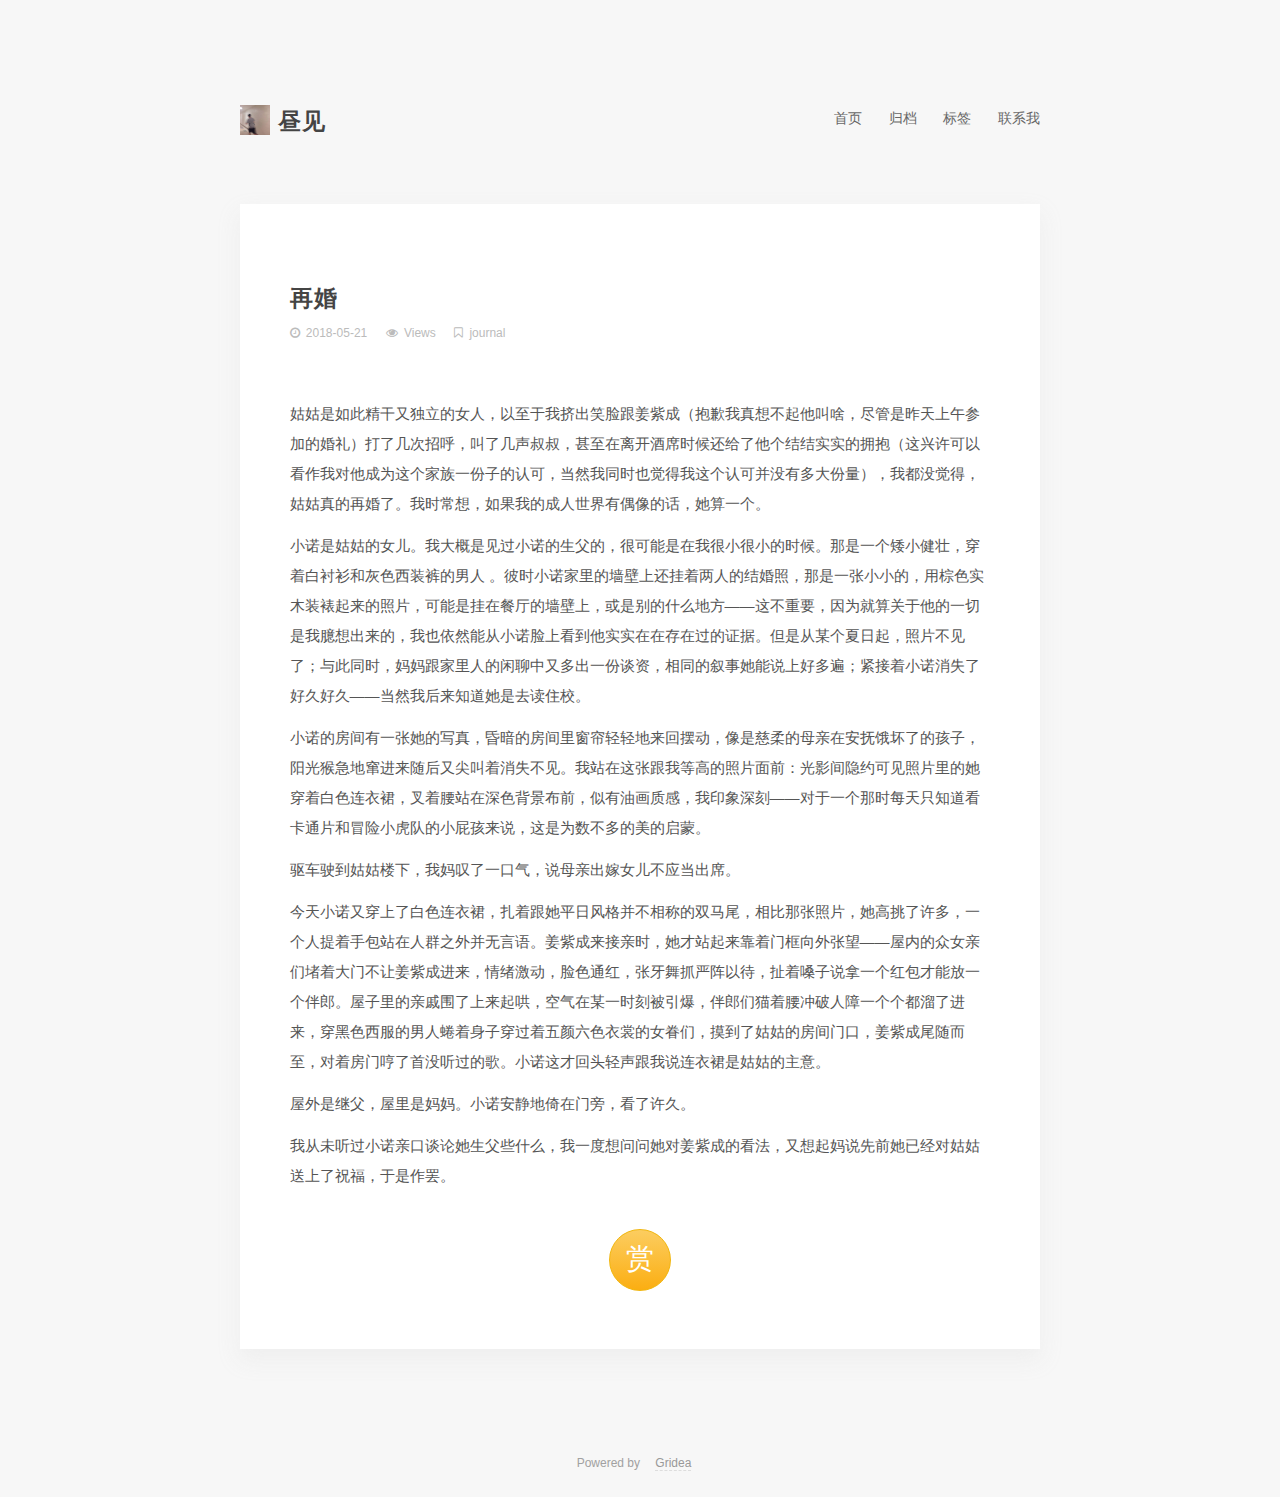
<file: post/zai-hun/index.html>
<html>
  <head lang="zh">
        <meta content="width=device-width, initial-scale=1.0, maximum-scale=1.0, user-scalable=0" name="viewport"/>
        <meta content="yes" name="apple-mobile-web-app-capable"/>
        <meta content="black" name="apple-mobile-web-app-status-bar-style"/>
        <meta content="telephone=no" name="format-detection"/>
        <meta name="renderer" content="webkit">
    <title>再婚 | 昼见</title>
<link href="https://caribow.github.io//styles/main.css" type="text/css" rel="stylesheet"/>
<script type="text/javascript" src="https://caribow.github.io//media/scripts/jquery.js"></script>
<script type="text/javascript" src="https://caribow.github.io//media/scripts/basic.js"></script>
<script async src="//busuanzi.ibruce.info/busuanzi/2.3/busuanzi.pure.mini.js">
</script>

  </head>

  <body>
     <div class="header">
      <div class="logo_title">
		  
        <div class="title animated fadeInDown"><img src="https://caribow.github.io//images/avatar.png?v=1566030134881"/>

          <h1 title="昼见" class="weaklink"><a href="/">昼见</a>

          </h1>

          <div class="navbar weaklink">
            <div class="normal_nav">

<div class="bitcron_nav_container">


  <div class="bitcron_nav">
    <div class="mixed_site_nav_wrap site_nav_wrap">
		
      <ul class="mixed_site_nav site_nav sm sm-base">
 
  <li><a id="d2ef19af68cc211e98f8a0242ac110003" href="/" class="selected active current nav__item" >首页</a>

  </li>
 
  <li><a id="d2ef19af68cc211e98f8a0242ac110003" href="/archives" class="selected active current nav__item" >归档</a>

  </li>
 
  <li><a id="d2ef19af68cc211e98f8a0242ac110003" href="/tags" class="selected active current nav__item" >标签</a>

  </li>
 
  <li><a id="d2ef19af68cc211e98f8a0242ac110003" href="https://caribow.github.io//post/ni-ke-yi-zai-zhe-li-zhao-dao-wo/" class="selected active current nav__item" >联系我</a>

  </li>
 

      </ul>

      <div class="clear clear_nav_inline_end"></div>

    </div>

  </div>



  <div class="clear clear_nav_end"></div>

</div>

            </div>

            <div class="hamberger"><i class="fa fa-bars"></i>
<i class="fa fa-times"></i>

            </div>

          </div>

        </div>

      </div>

      <div class="hidden_nav animated fadeInDown">

<div class="bitcron_nav_container">


  <div class="bitcron_nav">
    <div class="mixed_site_nav_wrap site_nav_wrap">
      <ul class="mixed_site_nav site_nav sm sm-base">
		  
	
  <li><a id="d2ef19af68cc211e98f8a0242ac110003" href="/" class="selected active current nav__item" >首页</a>

  </li>


  <li><a id="d2ef19af68cc211e98f8a0242ac110003" href="/archives" class="selected active current nav__item" >归档</a>

  </li>


  <li><a id="d2ef19af68cc211e98f8a0242ac110003" href="/tags" class="selected active current nav__item" >标签</a>

  </li>


  <li><a id="d2ef19af68cc211e98f8a0242ac110003" href="https://caribow.github.io//post/ni-ke-yi-zai-zhe-li-zhao-dao-wo/" class="selected active current nav__item" >联系我</a>

  </li>





      </ul>

      <div class="clear clear_nav_inline_end"></div>

    </div>

  </div>



  <div class="clear clear_nav_end"></div>

</div>

      </div>

    </div>


    <div class="main">
      <div class="main-inner">


<div class="content">






  <div class="post_page" >

<div class="post">
  <div class="post_title sm_margin">
    <h2><a>再婚</a>



    </h2>
  </div>

  <div class="post_details">
    <div class="info"><i class="fa fa-clock-o"></i>
<span class="date_info">2018-05-21</span>
<i class="fa fa-eye"></i>

<span class="date_info"><span id="busuanzi_value_page_pv"></span> Views</span>


<i class="fa fa-bookmark-o"></i>
<span class="tags_info weaklink">
	
	<a href="https://caribow.github.io//tag/hqFAt7R2_" class="tag">journal</a>


</span>


    </div>

  </div>





  <div class="post_content markdown"><p class="md_block">
    <span class="md_line md_line_start md_line_end"><p>姑姑是如此精干又独立的女人，以至于我挤出笑脸跟姜紫成（抱歉我真想不起他叫啥，尽管是昨天上午参加的婚礼）打了几次招呼，叫了几声叔叔，甚至在离开酒席时候还给了他个结结实实的拥抱（这兴许可以看作我对他成为这个家族一份子的认可，当然我同时也觉得我这个认可并没有多大份量），我都没觉得，姑姑真的再婚了。我时常想，如果我的成人世界有偶像的话，她算一个。</p>
<p>小诺是姑姑的女儿。我大概是见过小诺的生父的，很可能是在我很小很小的时候。那是一个矮小健壮，穿着白衬衫和灰色西装裤的男人 。彼时小诺家里的墙壁上还挂着两人的结婚照，那是一张小小的，用棕色实木装裱起来的照片，可能是挂在餐厅的墙壁上，或是别的什么地方——这不重要，因为就算关于他的一切是我臆想出来的，我也依然能从小诺脸上看到他实实在在存在过的证据。但是从某个夏日起，照片不见了；与此同时，妈妈跟家里人的闲聊中又多出一份谈资，相同的叙事她能说上好多遍；紧接着小诺消失了好久好久——当然我后来知道她是去读住校。</p>
<p>小诺的房间有一张她的写真，昏暗的房间里窗帘轻轻地来回摆动，像是慈柔的母亲在安抚饿坏了的孩子，阳光猴急地窜进来随后又尖叫着消失不见。我站在这张跟我等高的照片面前：光影间隐约可见照片里的她穿着白色连衣裙，叉着腰站在深色背景布前，似有油画质感，我印象深刻——对于一个那时每天只知道看卡通片和冒险小虎队的小屁孩来说，这是为数不多的美的启蒙。</p>
<p>驱车驶到姑姑楼下，我妈叹了一口气，说母亲出嫁女儿不应当出席。</p>
<p>今天小诺又穿上了白色连衣裙，扎着跟她平日风格并不相称的双马尾，相比那张照片，她高挑了许多，一个人提着手包站在人群之外并无言语。姜紫成来接亲时，她才站起来靠着门框向外张望——屋内的众女亲们堵着大门不让姜紫成进来，情绪激动，脸色通红，张牙舞抓严阵以待，扯着嗓子说拿一个红包才能放一个伴郎。屋子里的亲戚围了上来起哄，空气在某一时刻被引爆，伴郎们猫着腰冲破人障一个个都溜了进来，穿黑色西服的男人蜷着身子穿过着五颜六色衣裳的女眷们，摸到了姑姑的房间门口，姜紫成尾随而至，对着房门哼了首没听过的歌。小诺这才回头轻声跟我说连衣裙是姑姑的主意。</p>
<p>屋外是继父，屋里是妈妈。小诺安静地倚在门旁，看了许久。</p>
<p>我从未听过小诺亲口谈论她生父些什么，我一度想问问她对姜紫成的看法，又想起妈说先前她已经对姑姑送上了祝福，于是作罢。</p>
</p>

     <p class="md_block">
    <div class="reward"><div class="reward-button">赏 <span class="reward-code"> <span class="alipay-code"> <img class="alipay-img" src="https://caribow.github.io//media/images/alipay.png"><b>支付宝扫码打赏</b> </span> <span class="wechat-code"> <img class="wechat-img" src="https://caribow.github.io//media/images/wechat.png"><b>微信打赏</b> </span> </span></div></div>
</p> 
</div>

</div>



<link href="https://caribow.github.io//styles/main.css" type="text/css" rel="stylesheet"/>

<div class="doc_comments">

</div>



  </div>
</div>

<div id="vcomments"></div>
    <script>
        new Valine({
            el: '#vcomments',
            appId: '<oPNrIVC7BpIrSkEu3LhBtJNp-MdYXbMMI>',
            appKey: '<ReHva93EcemeUp0pgeuwBKOv>'
        })
    </script>

      </div>




    </div>

   <div class="footer">
<link href="https://caribow.github.io//styles/main.css" type="text/css" rel="stylesheet"/><div class="site_footer_wrap"><div class="site_footer">

      <div class="mysocials"><div class="my_socials">
		   
			   
    
			   
    
			   
    
			   
    
</div><link href="https://caribow.github.io//styles/main.css" type="text/css" rel="stylesheet"/>

      </div>

      <div class="copyright">Powered by <a href="https://github.com/getgridea/gridea" target="_blank">Gridea</a>
      </div>

</div></div>

    </div>


<style type="text/css">a.back_to_top {
    text-decoration: none;
    position: fixed;
    bottom: 40px;
    right: 30px;
    background: #f0f0f0;
    height: 40px;
    width: 40px;
    border-radius: 50%;
    line-height: 36px;
    font-size: 18px;
    text-align: center;
    transition-duration: .5s;
    transition-propety: background-color;
    display: none;
}

a.back_to_top span {
    color: #888;
}

a.back_to_top:hover {
    cursor: pointer;
    background: #dfdfdf;
}

a.back_to_top:hover span {
    color: #555;
}

@media print, screen and (max-width: 580px) {
    .back_to_top {
        display: none !important;
    }
}



</style><a id="back_to_top" href="#" class="back_to_top"><span>△</span>
</a>
<script type="text/javascript" src="https://caribow.github.io//media/scripts/jquery.js"></script>

<script>$(document).ready((function(_this) {
  return function() {
    var bt;
    bt = $('#back_to_top');
    if ($(document).width() > 480) {
      $(window).scroll(function() {
        var st;
        st = $(window).scrollTop();
        if (st > 30) {
          return bt.css('display', 'block');
        } else {
          return bt.css('display', 'none');
        }
      });
      return bt.click(function() {
        $('body,html').animate({
          scrollTop: 0
        }, 800);
        return false;
      });
    }
  };
})(this));
</script>

</body>

</html>
</file>
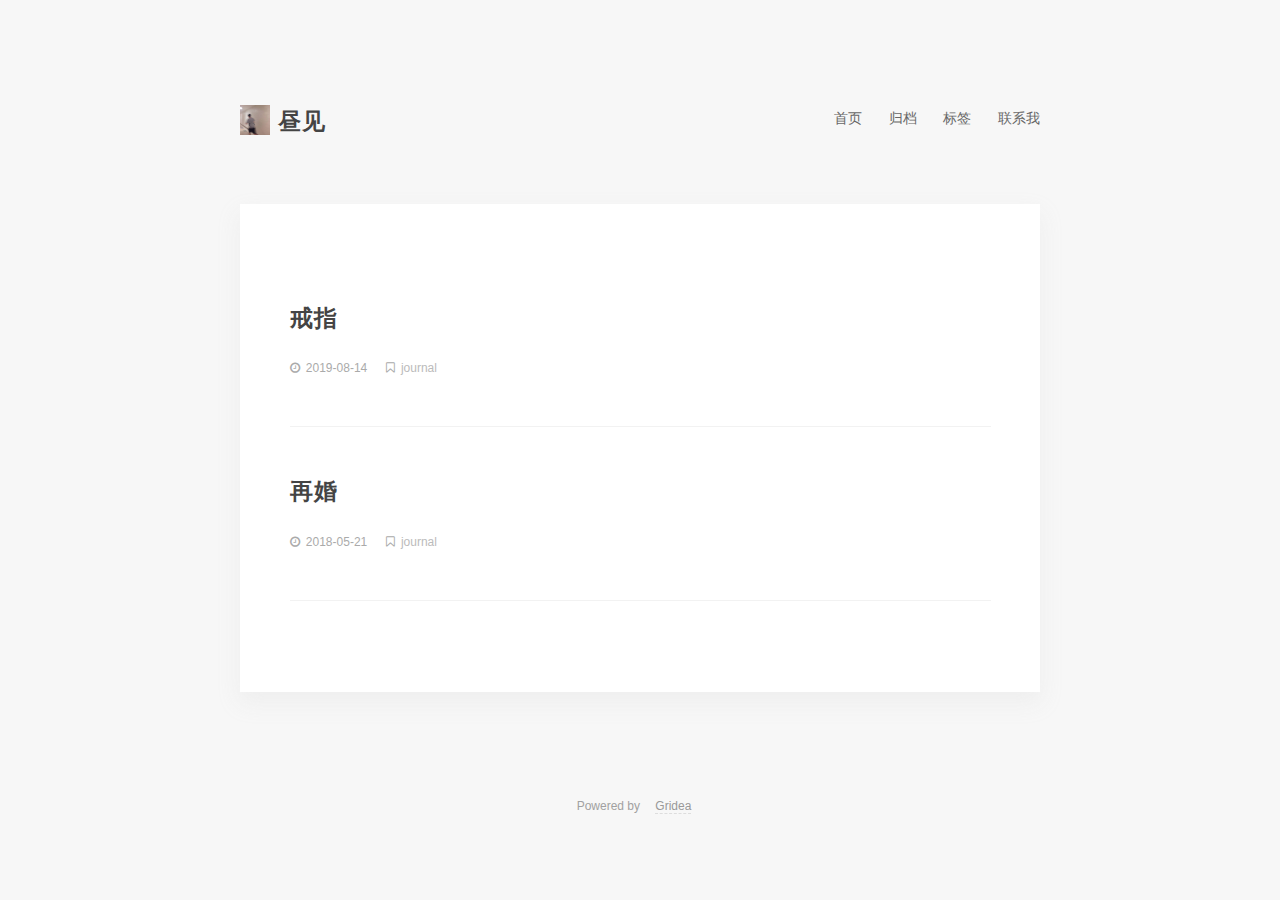
<file: tag/hqFAt7R2_/index.html>
<html>
<head lang="zh">
        <meta content="width=device-width, initial-scale=1.0, maximum-scale=1.0, user-scalable=0" name="viewport"/>
        <meta content="yes" name="apple-mobile-web-app-capable"/>
        <meta content="black" name="apple-mobile-web-app-status-bar-style"/>
        <meta content="telephone=no" name="format-detection"/>
        <meta name="renderer" content="webkit">
    <title>昼见</title>
<link href="https://caribow.github.io//styles/main.css" type="text/css" rel="stylesheet"/>
<script type="text/javascript" src="https://caribow.github.io//media/scripts/jquery.js"></script>
<script type="text/javascript" src="https://caribow.github.io//media/scripts/basic.js"></script>
<script async src="//busuanzi.ibruce.info/busuanzi/2.3/busuanzi.pure.mini.js">
</script>

  </head>

  <body>
    <div class="header">
      <div class="logo_title">
		  
        <div class="title animated fadeInDown"><img src="https://caribow.github.io//images/avatar.png?v=1566030134881"/>

          <h1 title="昼见" class="weaklink"><a href="/">昼见</a>

          </h1>

          <div class="navbar weaklink">
            <div class="normal_nav">

<div class="bitcron_nav_container">


  <div class="bitcron_nav">
    <div class="mixed_site_nav_wrap site_nav_wrap">
		
      <ul class="mixed_site_nav site_nav sm sm-base">
 
  <li><a id="d2ef19af68cc211e98f8a0242ac110003" href="/" class="selected active current nav__item" >首页</a>

  </li>
 
  <li><a id="d2ef19af68cc211e98f8a0242ac110003" href="/archives" class="selected active current nav__item" >归档</a>

  </li>
 
  <li><a id="d2ef19af68cc211e98f8a0242ac110003" href="/tags" class="selected active current nav__item" >标签</a>

  </li>
 
  <li><a id="d2ef19af68cc211e98f8a0242ac110003" href="https://caribow.github.io//post/ni-ke-yi-zai-zhe-li-zhao-dao-wo/" class="selected active current nav__item" >联系我</a>

  </li>
 

      </ul>

      <div class="clear clear_nav_inline_end"></div>

    </div>

  </div>



  <div class="clear clear_nav_end"></div>

</div>

            </div>

            <div class="hamberger"><i class="fa fa-bars"></i>
<i class="fa fa-times"></i>

            </div>

          </div>

        </div>

      </div>

      <div class="hidden_nav animated fadeInDown">

<div class="bitcron_nav_container">


  <div class="bitcron_nav">
    <div class="mixed_site_nav_wrap site_nav_wrap">
      <ul class="mixed_site_nav site_nav sm sm-base">
		  
	
  <li><a id="d2ef19af68cc211e98f8a0242ac110003" href="/" class="selected active current nav__item" >首页</a>

  </li>


  <li><a id="d2ef19af68cc211e98f8a0242ac110003" href="/archives" class="selected active current nav__item" >归档</a>

  </li>


  <li><a id="d2ef19af68cc211e98f8a0242ac110003" href="/tags" class="selected active current nav__item" >标签</a>

  </li>


  <li><a id="d2ef19af68cc211e98f8a0242ac110003" href="https://caribow.github.io//post/ni-ke-yi-zai-zhe-li-zhao-dao-wo/" class="selected active current nav__item" >联系我</a>

  </li>





      </ul>

      <div class="clear clear_nav_inline_end"></div>

    </div>

  </div>



  <div class="clear clear_nav_end"></div>

</div>

      </div>

    </div>


    <div class="main">
      <div class="main-inner">

<div class="content">






  <div class="post_list" >

	
<div class="post">
  <div class="post_title weaklink">
    <h2><a href="https://caribow.github.io//post/jie-zhi" >戒指</a>
    </h2>
  </div>
  <div class="post_content markdown"><div class="p_part"><p></p></div></div>
  <div class="post_footer">
    <div class="info weaklink"><i class="fa fa-clock-o"></i>
<span class="date_info">2019-08-14</span>

<i class="fa fa-bookmark-o"></i>
	
<span class="tags_info weaklink">
	
	<a href="https://caribow.github.io//tag/hqFAt7R2_" class="tag">journal</a>



</span>


    </div>

  </div>

</div>
	

	
<div class="post">
  <div class="post_title weaklink">
    <h2><a href="https://caribow.github.io//post/zai-hun" >再婚</a>
    </h2>
  </div>
  <div class="post_content markdown"><div class="p_part"><p></p></div></div>
  <div class="post_footer">
    <div class="info weaklink"><i class="fa fa-clock-o"></i>
<span class="date_info">2018-05-21</span>

<i class="fa fa-bookmark-o"></i>
	
<span class="tags_info weaklink">
	
	<a href="https://caribow.github.io//tag/hqFAt7R2_" class="tag">journal</a>



</span>


    </div>

  </div>

</div>
	
	

<div class="paginator pager pagination" >
	



    <div style="clear:both;height:0;"></div>


  </div>

</div>



  </div>
</div>



      </div>

    </div>

    <div class="footer">
<link href="https://caribow.github.io//styles/main.css" type="text/css" rel="stylesheet"/><div class="site_footer_wrap"><div class="site_footer">

      <div class="mysocials"><div class="my_socials">
		   
			   
    
			   
    
			   
    
			   
    
</div><link href="https://caribow.github.io//styles/main.css" type="text/css" rel="stylesheet"/>

      </div>

      <div class="copyright">Powered by <a href="https://github.com/getgridea/gridea" target="_blank">Gridea</a>
      </div>

</div></div>

    </div>


<style type="text/css">a.back_to_top {
    text-decoration: none;
    position: fixed;
    bottom: 40px;
    right: 30px;
    background: #f0f0f0;
    height: 40px;
    width: 40px;
    border-radius: 50%;
    line-height: 36px;
    font-size: 18px;
    text-align: center;
    transition-duration: .5s;
    transition-propety: background-color;
    display: none;
}

a.back_to_top span {
    color: #888;
}

a.back_to_top:hover {
    cursor: pointer;
    background: #dfdfdf;
}

a.back_to_top:hover span {
    color: #555;
}

@media print, screen and (max-width: 580px) {
    .back_to_top {
        display: none !important;
    }
}



</style><a id="back_to_top" href="#" class="back_to_top"><span>△</span>
</a>
<script type="text/javascript" src="https://caribow.github.io//media/scripts/jquery.js"></script>

<script>$(document).ready((function(_this) {
  return function() {
    var bt;
    bt = $('#back_to_top');
    if ($(document).width() > 480) {
      $(window).scroll(function() {
        var st;
        st = $(window).scrollTop();
        if (st > 30) {
          return bt.css('display', 'block');
        } else {
          return bt.css('display', 'none');
        }
      });
      return bt.click(function() {
        $('body,html').animate({
          scrollTop: 0
        }, 800);
        return false;
      });
    }
  };
})(this));
</script>

</body>

</html>
</file>
